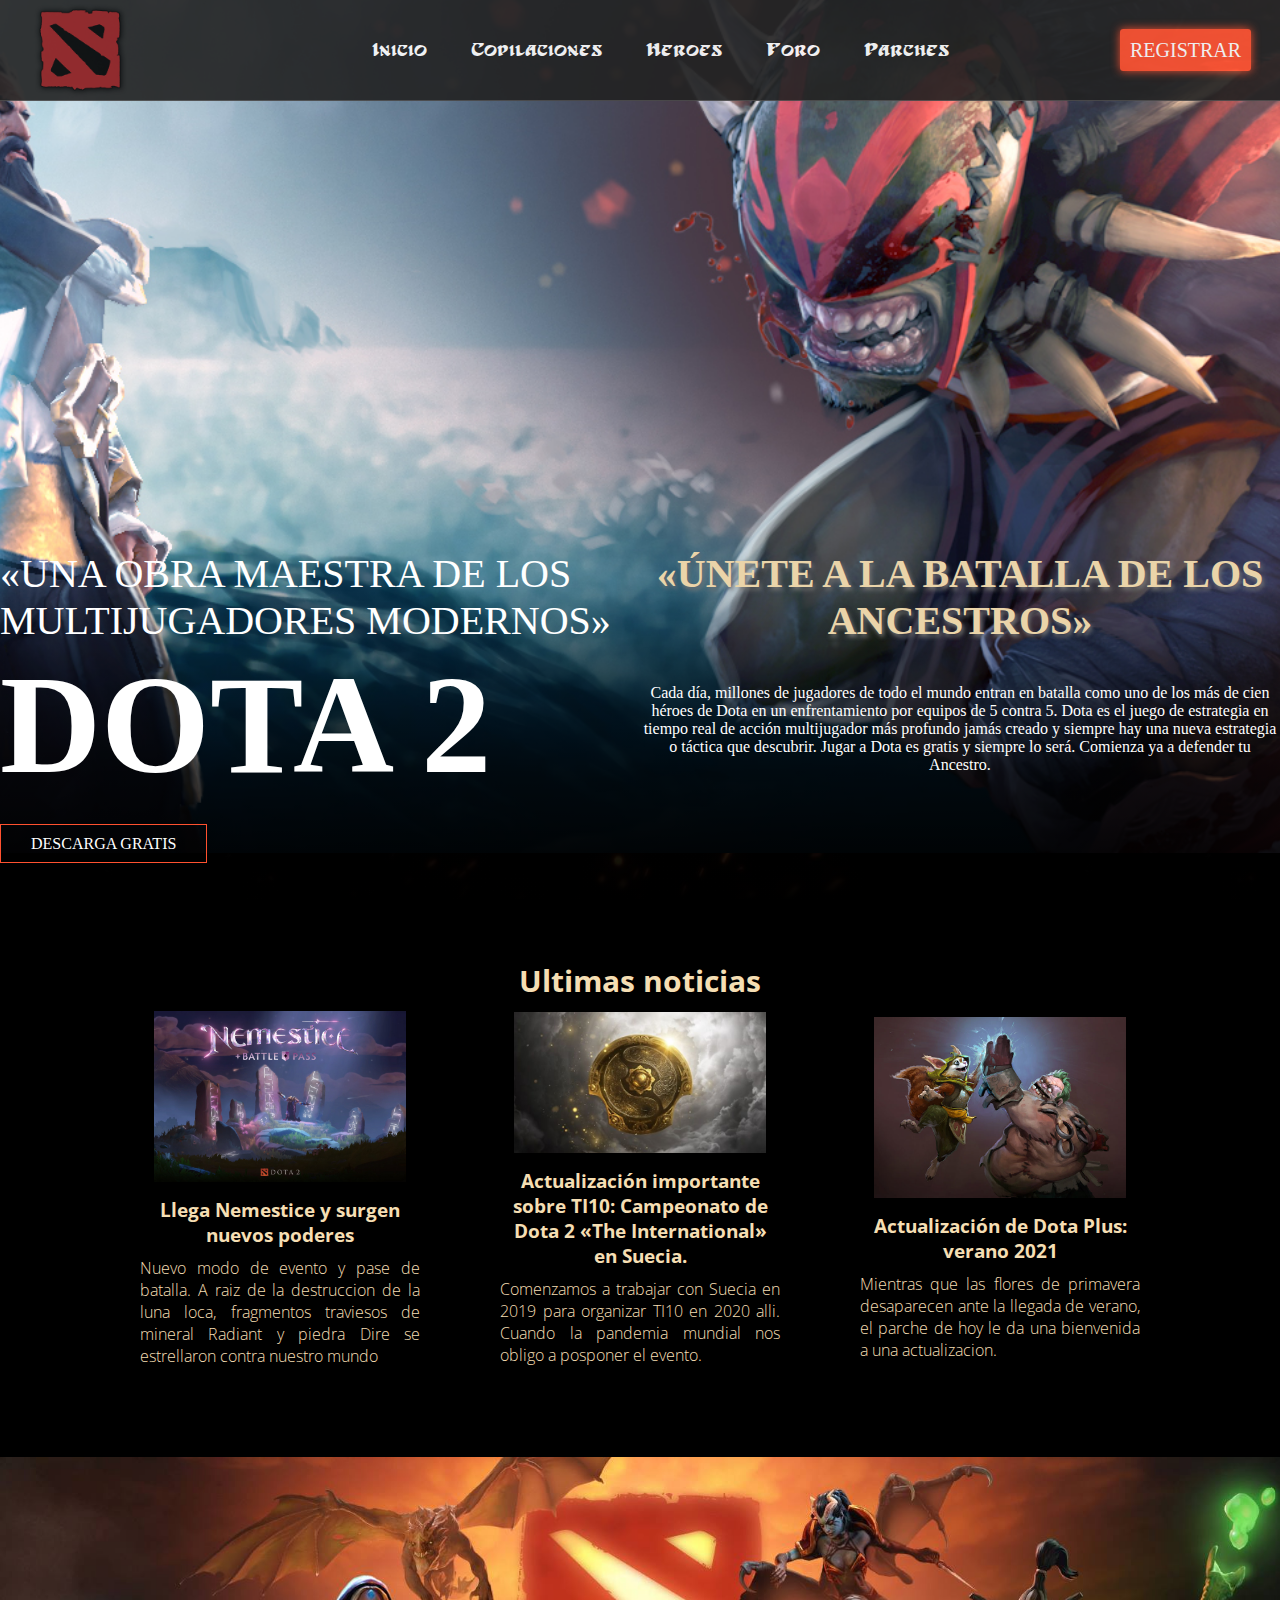
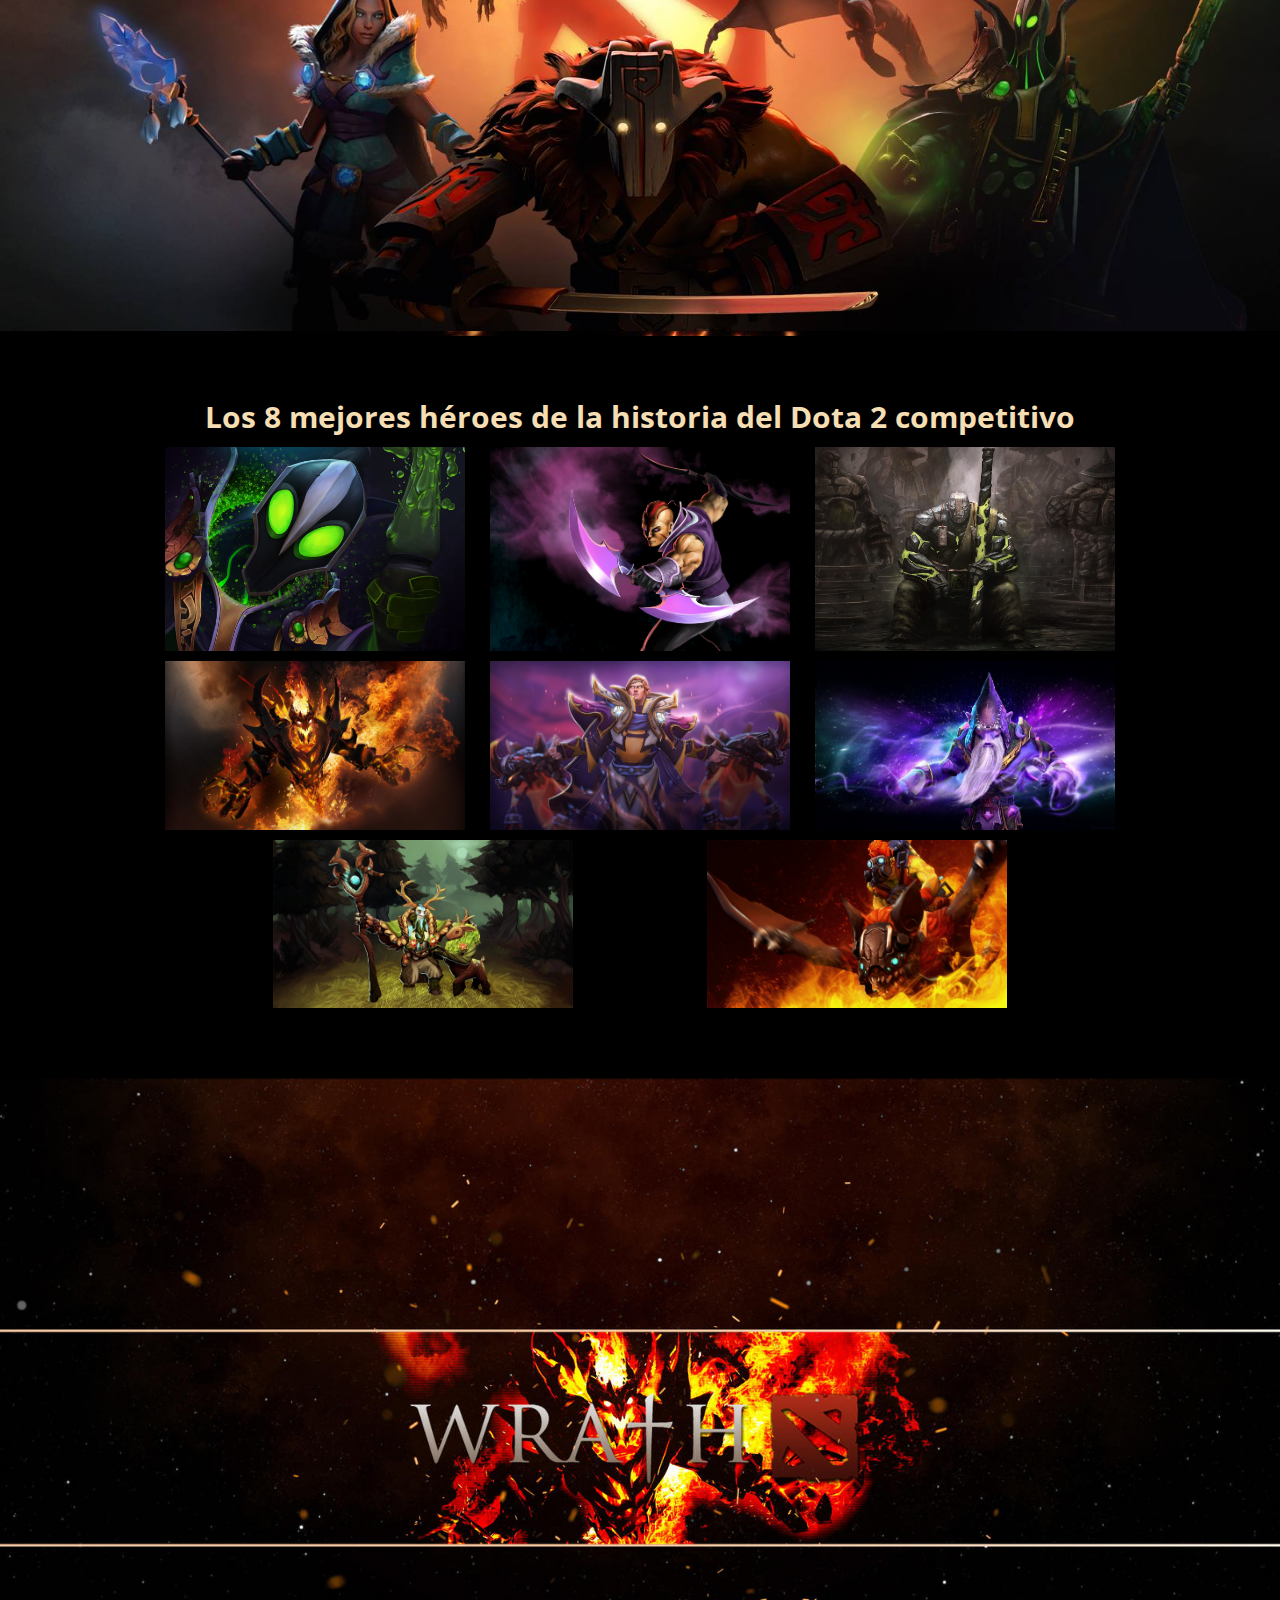
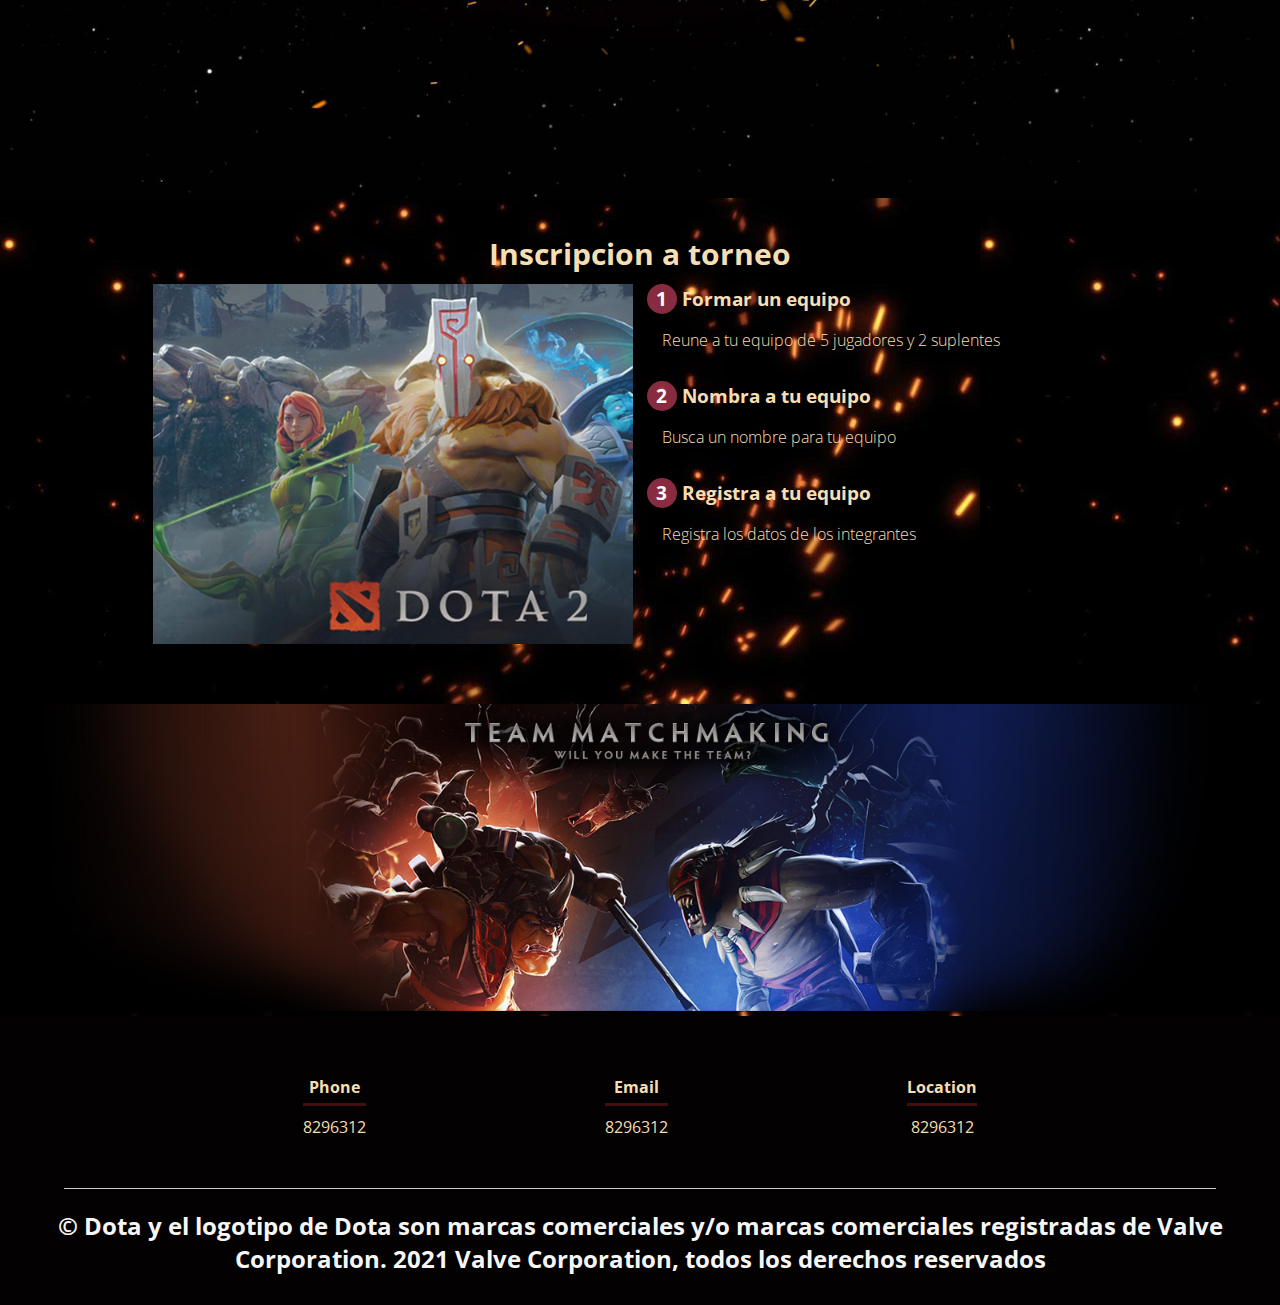
<file: index.html>
<!DOCTYPE html>
<html lang="es">

<head>
    <meta charset="UTF-8">
    <meta name="viewport" content="width=device-width, initial-scale=1.0">
    <meta http-equiv="X-UA-Compatible" content="ie=edge">
    <title>Dota 2</title>
    <link rel="shortcut icon" href="img/dota-2.png" type="image/x-icon">
    <link rel="stylesheet" href="css/estilos.css">
    <link href="https://fonts.googleapis.com/css?family=Open+Sans:300,400,700,800&display=swap" rel="stylesheet"> 
</head>

<body>
    <header class="header">
        <div class="logo">
            <img src="/img/logo.png" />
        </div>
        <div class="nav">
            <ul>
                <li>
                    <a href="index.html">Inicio</a>
                    <a href="copilaciones.html">Copilaciones</a>
                    <a href="heroes.html">Heroes</a>
                    <a href="foro.html">Foro</a>
                    <a href="parches.html">Parches</a>
                </li>
            </ul>
        </div>
        <div class="btn-ticket">
            <a href="">Registrar</a>
        </div>
    </header>
    <div class="main">
        <div class="banner">
            <div class="container">
                <div class="info-dota">
                    <div class="details">
                        <p>«UNA OBRA MAESTRA DE LOS MULTIJUGADORES MODERNOS»</p>
                        <h1>dota 2</h1>
                        <div class="link-arcane">
                            <a href="#">Descarga gratis</a>
                        </div>
                    </div>
                </div>
                <div class="info-arcane">
                    <h2>«ÚNETE A LA BATALLA DE LOS ANCESTROS»</h2>
                    <p>Cada día, millones de jugadores de todo el mundo entran en batalla como uno de los más de cien héroes de Dota en un enfrentamiento por equipos de 5 contra 5. Dota es el juego de estrategia en tiempo real de acción multijugador más profundo jamás creado y siempre hay una nueva estrategia o táctica que descubrir. Jugar a Dota es gratis y siempre lo será. Comienza ya a defender tu Ancestro.</p>
                </div>
            </div>
        </div>
        <div class="fade-banner">
            <div class="fade-shadow">
                
            </div>
        </div>
    </div>
    <main>
        <section class="about-services">
            <div class="contenedor">
                <h2 class="titulo">Ultimas noticias</h2>
                <div class="servicio-cont">
                    <div class="servicio-ind">
                        <img src="img/img9.jpg" alt="">
                        <h3>Llega Nemestice y surgen nuevos poderes</h3>
                        <p>Nuevo modo de evento y pase de batalla. A raiz de la destruccion de la luna loca, fragmentos traviesos de mineral Radiant y piedra Dire se estrellaron contra nuestro mundo</p>
                    </div>
                    <div class="servicio-ind">
                        <img src="img/img12.jpg" alt="">
                        <h3>Actualización importante sobre TI10: Campeonato de Dota 2 «The International» en Suecia.</h3>
                        <p>Comenzamos a trabajar con Suecia en 2019 para organizar TI10 en 2020 alli. Cuando la pandemia mundial nos obligo a posponer el evento.</p>
                    </div>
                    <div class="servicio-ind">
                        <a title="noticia" href="noticia.html"><img src="img/img11.jpg" alt="noticia"></a>
                        <h3>Actualización de Dota Plus: verano 2021</h3>
                        <p>Mientras que las flores de primavera desaparecen ante la llegada de verano, el parche de hoy le da una bienvenida a una actualizacion.</p>
                    </div>
                </div>
            </div>
        </section>
        <section>
        <section>
            <img src="img/divisor.jpg" alt="" class="divisor" >
        </section>
        <section class="portafolio">
            <div class="contenedor">
                <h2 class="titulo">Los 8 mejores héroes de la historia del Dota 2 competitivo</h2>
                <div class="galeria-port">
                    <div class="imagen-port">
                        <img src="img/img1.jpg" alt="">
                        <div class="hover-galeria">
                            <img src="img/icono1.png" alt="">
                            <p>Rubick</p>
                        </div>
                    </div>
                    <div class="imagen-port">
                        <img src="img/img2.jpg" alt="">
                        <div class="hover-galeria">
                            <img src="img/icono1.png" alt="">
                            <p>Anti-Mage</p>
                        </div>
                    </div>
                    <div class="imagen-port">
                        <img src="img/img3.jpg" alt="">
                        <div class="hover-galeria">
                            <img src="img/icono1.png" alt="">
                            <p>Earth Spirit</p>
                        </div>
                    </div>
                    <div class="imagen-port">
                        <img src="img/img4.jpg" alt="">
                        <div class="hover-galeria">
                            <img src="img/icono1.png" alt="">
                            <p>Shadow Fiend
                            </p>
                        </div>
                    </div>
                    <div class="imagen-port">
                        <img src="img/img5.jpg" alt="">
                        <div class="hover-galeria">
                            <img src="img/icono1.png" alt="">
                            <p>Nuestro trabajo</p>
                        </div>
                    </div>
                    <div class="imagen-port">
                        <img src="img/img6.jpg" alt="">
                        <div class="hover-galeria">
                            <img src="img/icono1.png" alt="">
                            <p>Dark Seer</p>
                        </div>
                    </div>
                    <div class="imagen-port">
                        <img src="img/img7.jpg" alt="">
                        <div class="hover-galeria">
                            <img src="img/icono1.png" alt="">
                            <p>Nature’s Prophet</p>
                        </div>
                    </div>
                    <div class="imagen-port">
                        <img src="img/img8.jpg" alt="">
                        <div class="hover-galeria">
                            <img src="img/icono1.png" alt="">
                            <p>Batrider</p>
                        </div>
                    </div>
                </div>
            </div>
        </section>
        <section>
            <img src="img/divisor2.png" alt="" class="divisor" >
        </section>
        <section class="contenedor registro">
            <h2 class="titulo">Inscripcion a torneo</h2>
            <div class="contenedor-registro">
                <img src="img/img10.jpg" alt="" class="imagen-about-us">
                <div class="contenido-textos">
                    <h3><span>1</span>Formar un equipo</h3>
                    <p>Reune a tu equipo de 5 jugadores y 2 suplentes</p>
                    <h3><span>2</span>Nombra a tu equipo</h3>
                    <p>Busca un nombre para tu equipo</p>
                    <h3><span>3</span>Registra a tu equipo</h3>
                    <p>Registra los datos de los integrantes</p>
                </div>
            </div>
        </section>
        
            <img src="img/divisor3.jpg" alt="" class="divisor" >
        </section>
    </main>
    <footer>
        <div class="contenedor-footer">
            <div class="content-foo">
                <h4>Phone</h4>
                <p>8296312</p>
            </div>
            <div class="content-foo">
                <h4>Email</h4>
                <p>8296312</p>
            </div>
            <div class="content-foo">
                <h4>Location</h4>
                <p>8296312</p>
            </div>
        </div>
        <h2 class="titulo-final">&copy; Dota y el logotipo de Dota son marcas comerciales y/o marcas comerciales registradas de Valve Corporation. 2021 Valve Corporation, todos los derechos reservados</h2>
    </footer>
</body>

</html>
</file>
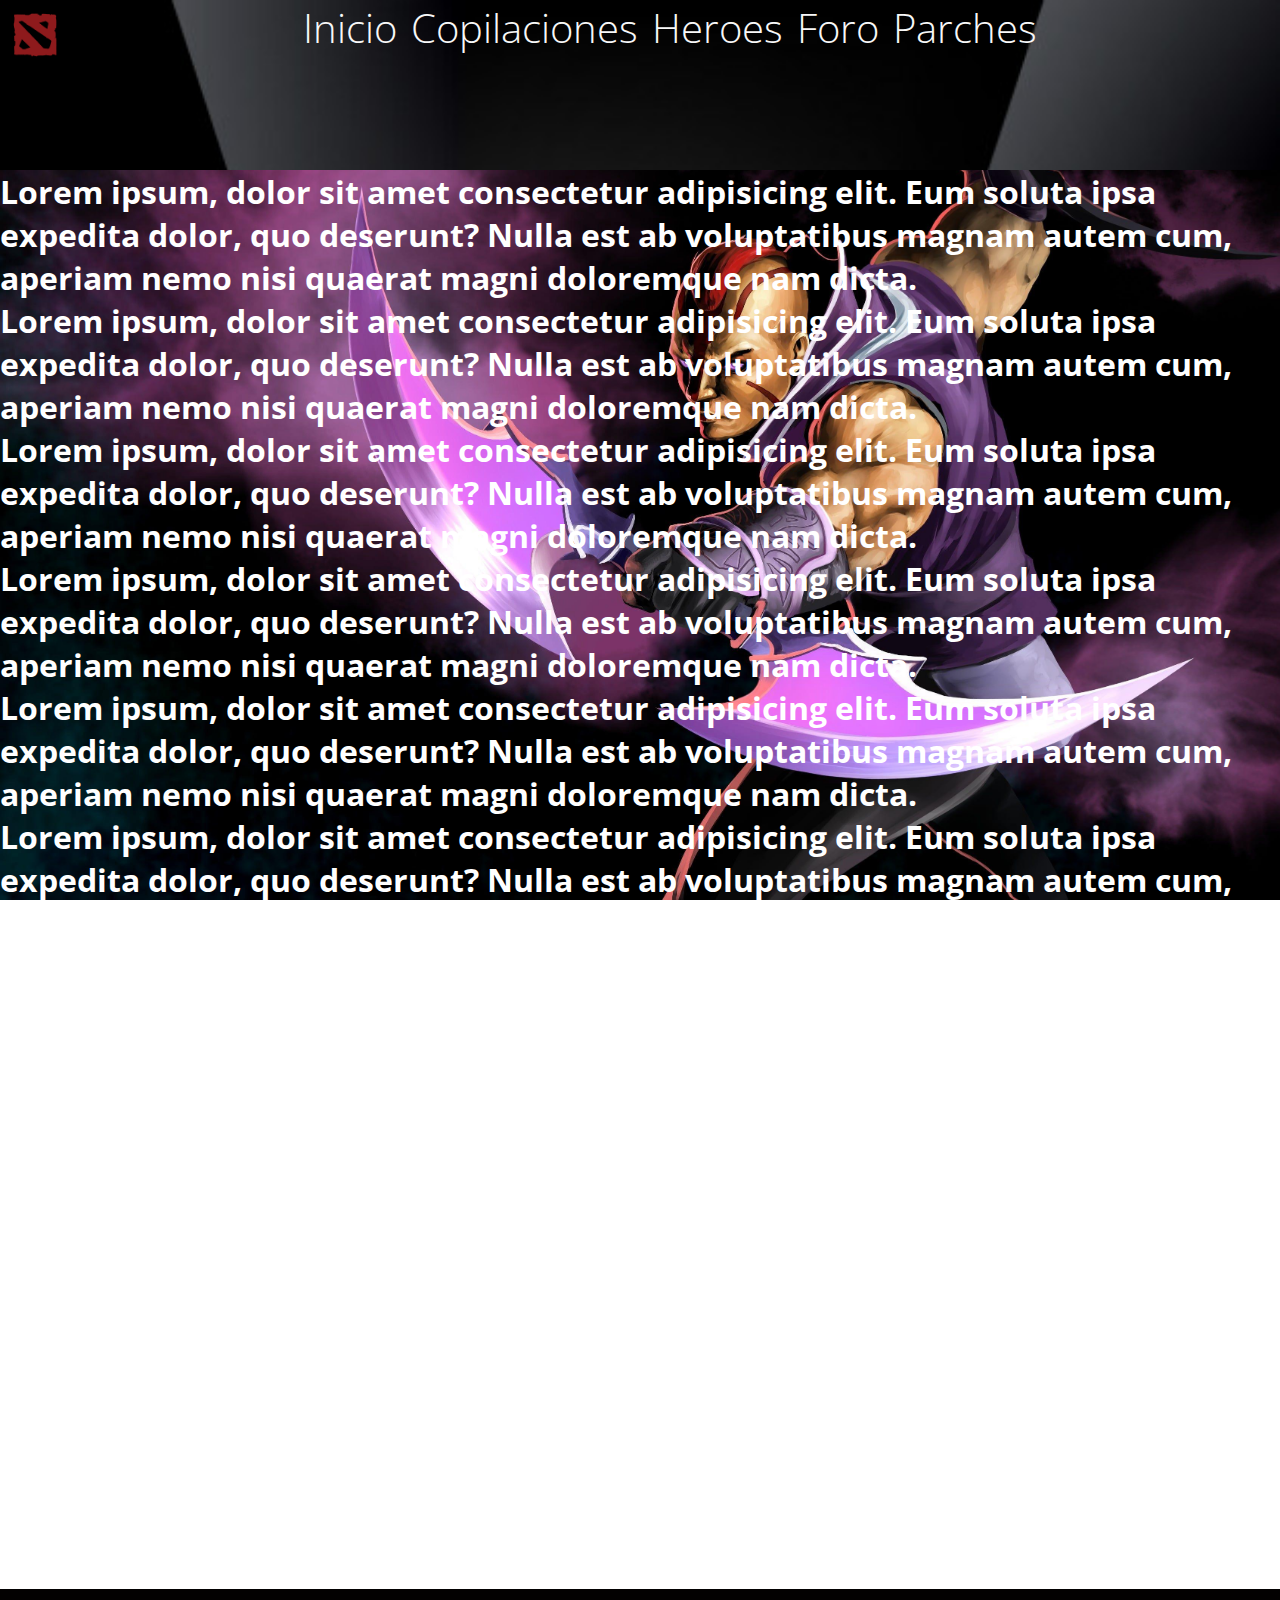
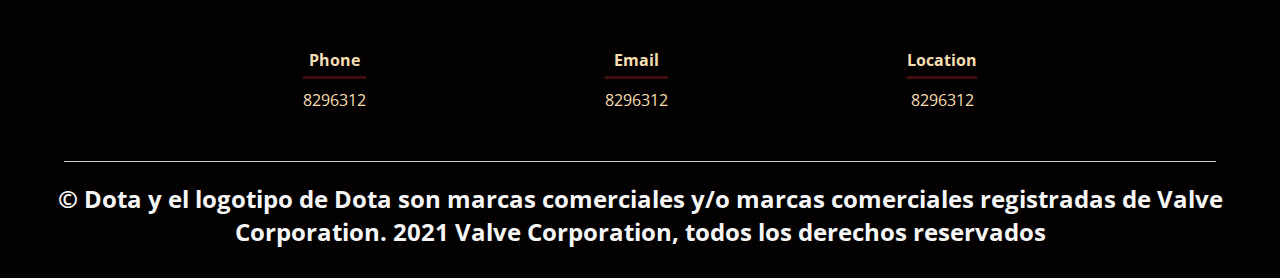
<file: anti-mage.html>
<!DOCTYPE html>
<html lang="es">

<head>
    <meta charset="UTF-8">
    <meta name="viewport" content="width=device-width, initial-scale=1.0">
    <meta http-equiv="X-UA-Compatible" content="ie=edge">
    <title>Dota 2-referencias para heroes</title>
    <link rel="shortcut icon" href="img/dota-2.png" type="image/x-icon">
    <link rel="stylesheet" href="/css/estilo3.css">
    <link href="https://fonts.googleapis.com/css?family=Open+Sans:300,400,700,800&display=swap" rel="stylesheet"> 
</head>

<body>
    <header>
        <img src="img/logo.png" class="logo" >
        <nav>
            <a href="index.html">Inicio</a>
            <a href="copilaciones.html">Copilaciones</a>
            <a href="heroes.html">Heroes</a>
            <a href="foro.html">Foro</a>
            <a href="parches.html">Parches</a>
        </nav>
    </header>
    <main>
        <h1>Lorem ipsum, dolor sit amet consectetur adipisicing elit. Eum soluta ipsa expedita dolor, quo deserunt? Nulla est ab voluptatibus magnam autem cum, aperiam nemo nisi quaerat magni doloremque nam dicta.</h1>
        <h1>Lorem ipsum, dolor sit amet consectetur adipisicing elit. Eum soluta ipsa expedita dolor, quo deserunt? Nulla est ab voluptatibus magnam autem cum, aperiam nemo nisi quaerat magni doloremque nam dicta.</h1>
        <h1>Lorem ipsum, dolor sit amet consectetur adipisicing elit. Eum soluta ipsa expedita dolor, quo deserunt? Nulla est ab voluptatibus magnam autem cum, aperiam nemo nisi quaerat magni doloremque nam dicta.</h1>
        <h1>Lorem ipsum, dolor sit amet consectetur adipisicing elit. Eum soluta ipsa expedita dolor, quo deserunt? Nulla est ab voluptatibus magnam autem cum, aperiam nemo nisi quaerat magni doloremque nam dicta.</h1>
        <h1>Lorem ipsum, dolor sit amet consectetur adipisicing elit. Eum soluta ipsa expedita dolor, quo deserunt? Nulla est ab voluptatibus magnam autem cum, aperiam nemo nisi quaerat magni doloremque nam dicta.</h1>
        <h1>Lorem ipsum, dolor sit amet consectetur adipisicing elit. Eum soluta ipsa expedita dolor, quo deserunt? Nulla est ab voluptatibus magnam autem cum, aperiam nemo nisi quaerat magni doloremque nam dicta.</h1><h1>Lorem ipsum, dolor sit amet consectetur adipisicing elit. Eum soluta ipsa expedita dolor, quo deserunt? Nulla est ab voluptatibus magnam autem cum, aperiam nemo nisi quaerat magni doloremque nam dicta.</h1>
        <h1>Lorem ipsum, dolor sit amet consectetur adipisicing elit. Eum soluta ipsa expedita dolor, quo deserunt? Nulla est ab voluptatibus magnam autem cum, aperiam nemo nisi quaerat magni doloremque nam dicta.</h1>
        <h1>Lorem ipsum, dolor sit amet consectetur adipisicing elit. Eum soluta ipsa expedita dolor, quo deserunt? Nulla est ab voluptatibus magnam autem cum, aperiam nemo nisi quaerat magni doloremque nam dicta.</h1>
        <h1>Lorem ipsum, dolor sit amet consectetur adipisicing elit. Eum soluta ipsa expedita dolor, quo deserunt? Nulla est ab voluptatibus magnam autem cum, aperiam nemo nisi quaerat magni doloremque nam dicta.</h1>
        <h1>Lorem ipsum, dolor sit amet consectetur adipisicing elit. Eum soluta ipsa expedita dolor, quo deserunt? Nulla est ab voluptatibus magnam autem cum, aperiam nemo nisi quaerat magni doloremque nam dicta.</h1>

    <footer>
        <div class="contenedor-footer">
            <div class="content-foo">
                <h4>Phone</h4>
                <p>8296312</p>
            </div>
            <div class="content-foo">
                <h4>Email</h4>
                <p>8296312</p>
            </div>
            <div class="content-foo">
                <h4>Location</h4>
                <p>8296312</p>
            </div>
        </div>
        <h2 class="titulo-final">&copy; Dota y el logotipo de Dota son marcas comerciales y/o marcas comerciales registradas de Valve Corporation. 2021 Valve Corporation, todos los derechos reservados</h2>
    </footer>
</body>

</html>
</file>
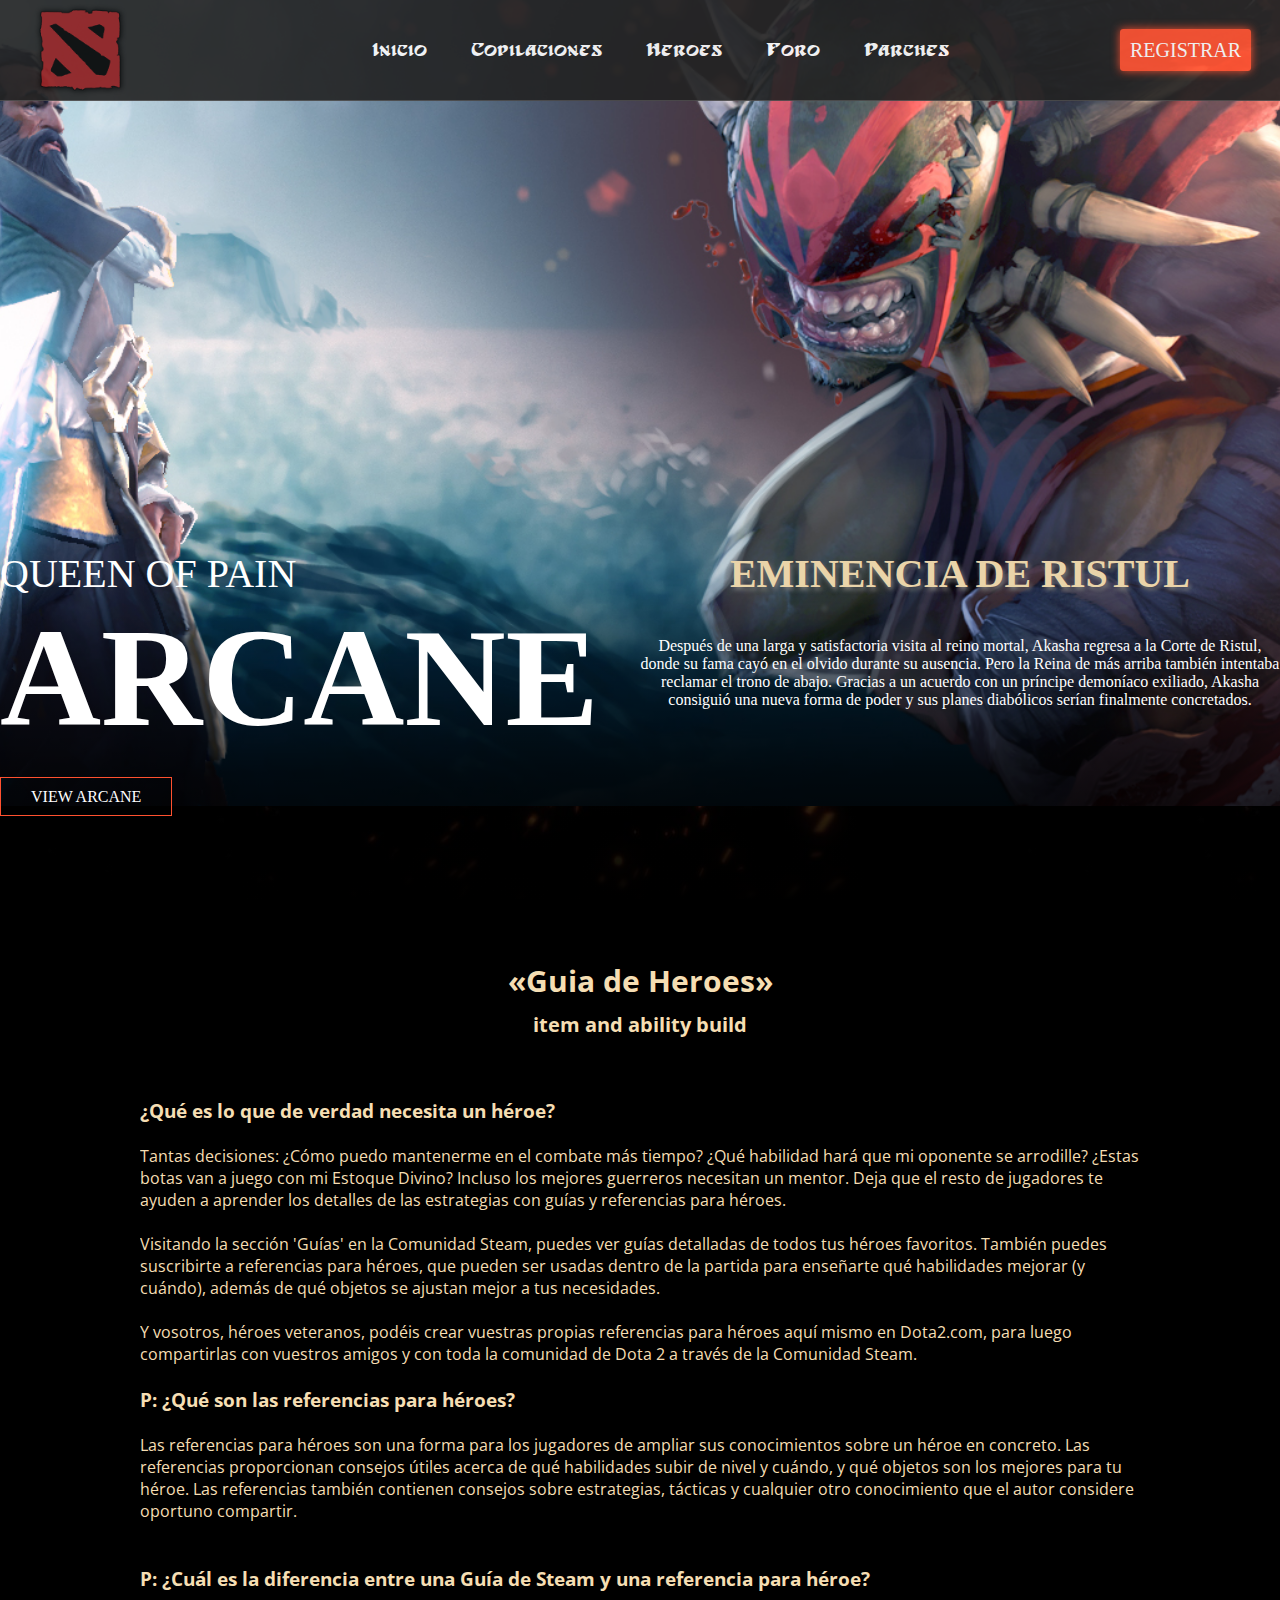
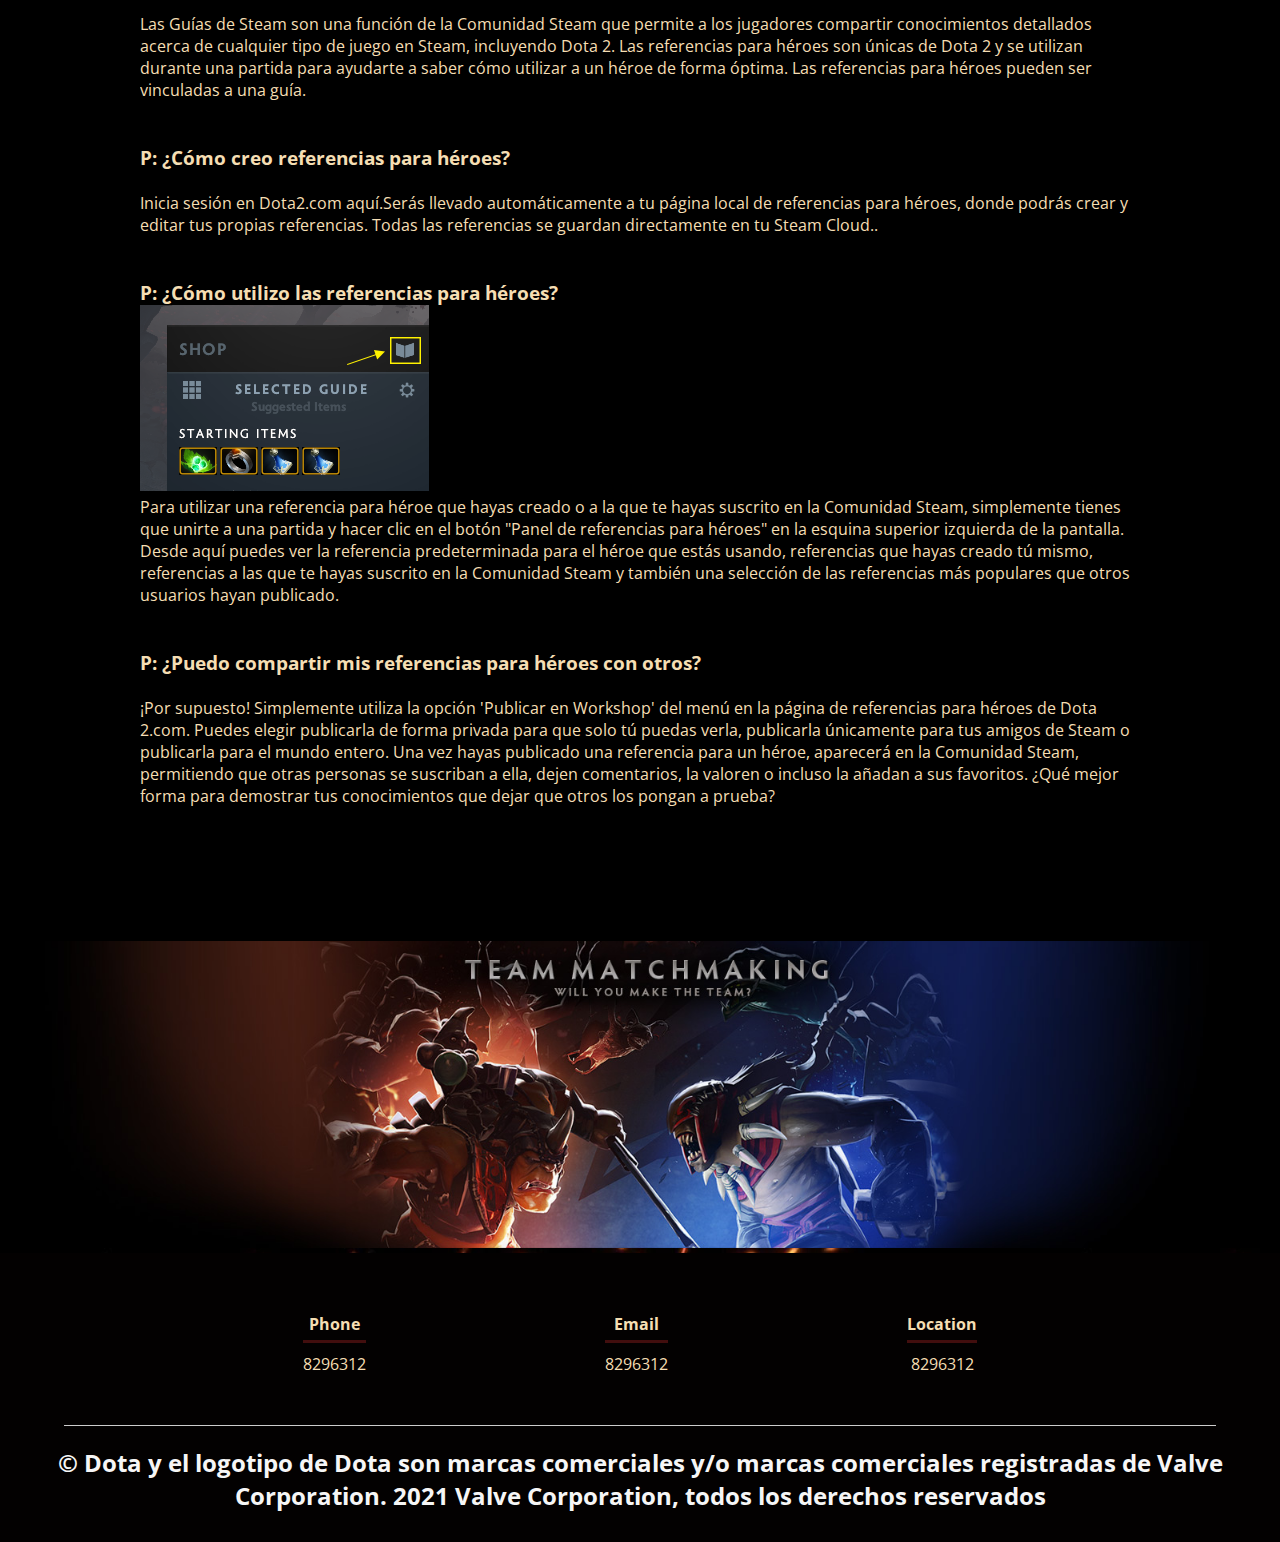
<file: copilaciones.html>
<!DOCTYPE html>
<html lang="es">

<head>
    <meta charset="UTF-8">
    <meta name="viewport" content="width=device-width, initial-scale=1.0">
    <meta http-equiv="X-UA-Compatible" content="ie=edge">
    <title>Dota 2-referencias para heroes</title>
    <link rel="shortcut icon" href="img/dota-2.png" type="image/x-icon">
    <link rel="stylesheet" href="css/estilos.css">
    <link href="https://fonts.googleapis.com/css?family=Open+Sans:300,400,700,800&display=swap" rel="stylesheet"> 
</head>

<body>
    <header class="header">
        <div class="logo">
            <img src="/img/logo.png" />
        </div>
        <div class="nav">
            <ul>
                <li>
                    <a href="index.html">Inicio</a>
                    <a href="copilaciones.html">Copilaciones</a>
                    <a href="heroes.html">Heroes</a>
                    <a href="foro.html">Foro</a>
                    <a href="parches.html">Parches</a>
                </li>
            </ul>
        </div>
        <div class="btn-ticket">
            <a href="">Registrar</a>
        </div>
    </header>
    <div class="main">
        <div class="banner">
            <div class="container">
                <div class="info-dota">
                    <div class="details">
                        <p>queen of pain</p>
                        <h1>arcane</h1>
                        <div class="link-arcane">
                            <a href="#">view arcane</a>
                        </div>
                    </div>
                </div>
                <div class="info-arcane">
                    <h2>Eminencia de Ristul</h2>
                    <p>Después de una larga y satisfactoria visita al reino mortal, Akasha regresa a la Corte de Ristul, donde su fama cayó en el olvido durante su ausencia. Pero la Reina de más arriba también intentaba reclamar el trono de abajo. Gracias a un acuerdo con un príncipe demoníaco exiliado, Akasha consiguió una nueva forma de poder y sus planes diabólicos serían finalmente concretados.</p>
                </div>
            </div>
        </div>
        <div class="fade-banner">
            <div class="fade-shadow">
                
            </div>
        </div>
    </div>
    <main>
        <section class="about-services">
            <div class="contenedor">
                <div class="servicio-cont">
                    <div>
                        <h1 class="titulo">«Guia de Heroes»</h1>
                        <h2 class="subtitulo">item and ability build</h2>
                        <h3>¿Qué es lo que de verdad necesita un héroe?</h3><br>
                        <p>Tantas decisiones: ¿Cómo puedo mantenerme en el combate más tiempo? ¿Qué habilidad hará que mi oponente se arrodille? ¿Estas botas van a juego con mi Estoque Divino? Incluso los mejores guerreros necesitan un mentor. Deja que el resto de jugadores te ayuden a aprender los detalles de las estrategias con guías y referencias para héroes.<br><br>
                        Visitando la sección 'Guías' en la Comunidad Steam, puedes ver guías detalladas de todos tus héroes favoritos. También puedes suscribirte a referencias para héroes, que pueden ser usadas dentro de la partida para enseñarte qué habilidades mejorar (y cuándo), además de qué objetos se ajustan mejor a tus necesidades.<br><br>
                        Y vosotros, héroes veteranos, podéis crear vuestras propias referencias para héroes aquí mismo en Dota2.com, para luego compartirlas con vuestros amigos y con toda la comunidad de Dota 2 a través de la Comunidad Steam.<br><br>
                        </p>
                        <h3>P: ¿Qué son las referencias para héroes?</h3><br>
                        <p>Las referencias para héroes son una forma para los jugadores de ampliar sus conocimientos sobre un héroe en concreto. Las referencias proporcionan consejos útiles acerca de qué habilidades subir de nivel y cuándo, y qué objetos son los mejores para tu héroe. Las referencias también contienen consejos sobre estrategias, tácticas y cualquier otro conocimiento que el autor considere oportuno compartir.</p><br><br>
                        <h3>P: ¿Cuál es la diferencia entre una Guía de Steam y una referencia para héroe?</h3><br>
                        <p>Las Guías de Steam son una función de la Comunidad Steam que permite a los jugadores compartir conocimientos detallados acerca de cualquier tipo de juego en Steam, incluyendo Dota 2. Las referencias para héroes son únicas de Dota 2 y se utilizan durante una partida para ayudarte a saber cómo utilizar a un héroe de forma óptima. Las referencias para héroes pueden ser vinculadas a una guía.</p><br><br>
                        <h3>P: ¿Cómo creo referencias para héroes?</h3><br>
                        <p>Inicia sesión en Dota2.com aquí.Serás llevado automáticamente a tu página local de referencias para héroes, donde podrás crear y editar tus propias referencias. Todas las referencias se guardan directamente en tu Steam Cloud..</p><br><br>
                        <h3>P: ¿Cómo utilizo las referencias para héroes?</h3>
                        <img src="/img/2img1.png">
                        <p>Para utilizar una referencia para héroe que hayas creado o a la que te hayas suscrito en la Comunidad Steam, simplemente tienes que unirte a una partida y hacer clic en el botón "Panel de referencias para héroes" en la esquina superior izquierda de la pantalla. Desde aquí puedes ver la referencia predeterminada para el héroe que estás usando, referencias que hayas creado tú mismo, referencias a las que te hayas suscrito en la Comunidad Steam y también una selección de las referencias más populares que otros usuarios hayan publicado.</p><br><br>
                        <h3>P: ¿Puedo compartir mis referencias para héroes con otros?</h3><br>
                        <p>¡Por supuesto! Simplemente utiliza la opción 'Publicar en Workshop' del menú en la página de referencias para héroes de Dota 2.com. Puedes elegir publicarla de forma privada para que solo tú puedas verla, publicarla únicamente para tus amigos de Steam o publicarla para el mundo entero. Una vez hayas publicado una referencia para un héroe, aparecerá en la Comunidad Steam, permitiendo que otras personas se suscriban a ella, dejen comentarios, la valoren o incluso la añadan a sus favoritos. ¿Qué mejor forma para demostrar tus conocimientos que dejar que otros los pongan a prueba?</p><br><br>
                        
                    </div>
                </div>
            </div>
        </section>
        <section>
            <img src="img/divisor3.jpg" alt="" class="divisor" >
        </section>
    </main>
    <footer>
        <div class="contenedor-footer">
            <div class="content-foo">
                <h4>Phone</h4>
                <p>8296312</p>
            </div>
            <div class="content-foo">
                <h4>Email</h4>
                <p>8296312</p>
            </div>
            <div class="content-foo">
                <h4>Location</h4>
                <p>8296312</p>
            </div>
        </div>
        <h2 class="titulo-final">&copy; Dota y el logotipo de Dota son marcas comerciales y/o marcas comerciales registradas de Valve Corporation. 2021 Valve Corporation, todos los derechos reservados</h2>
    </footer>
</body>

</html>
</file>
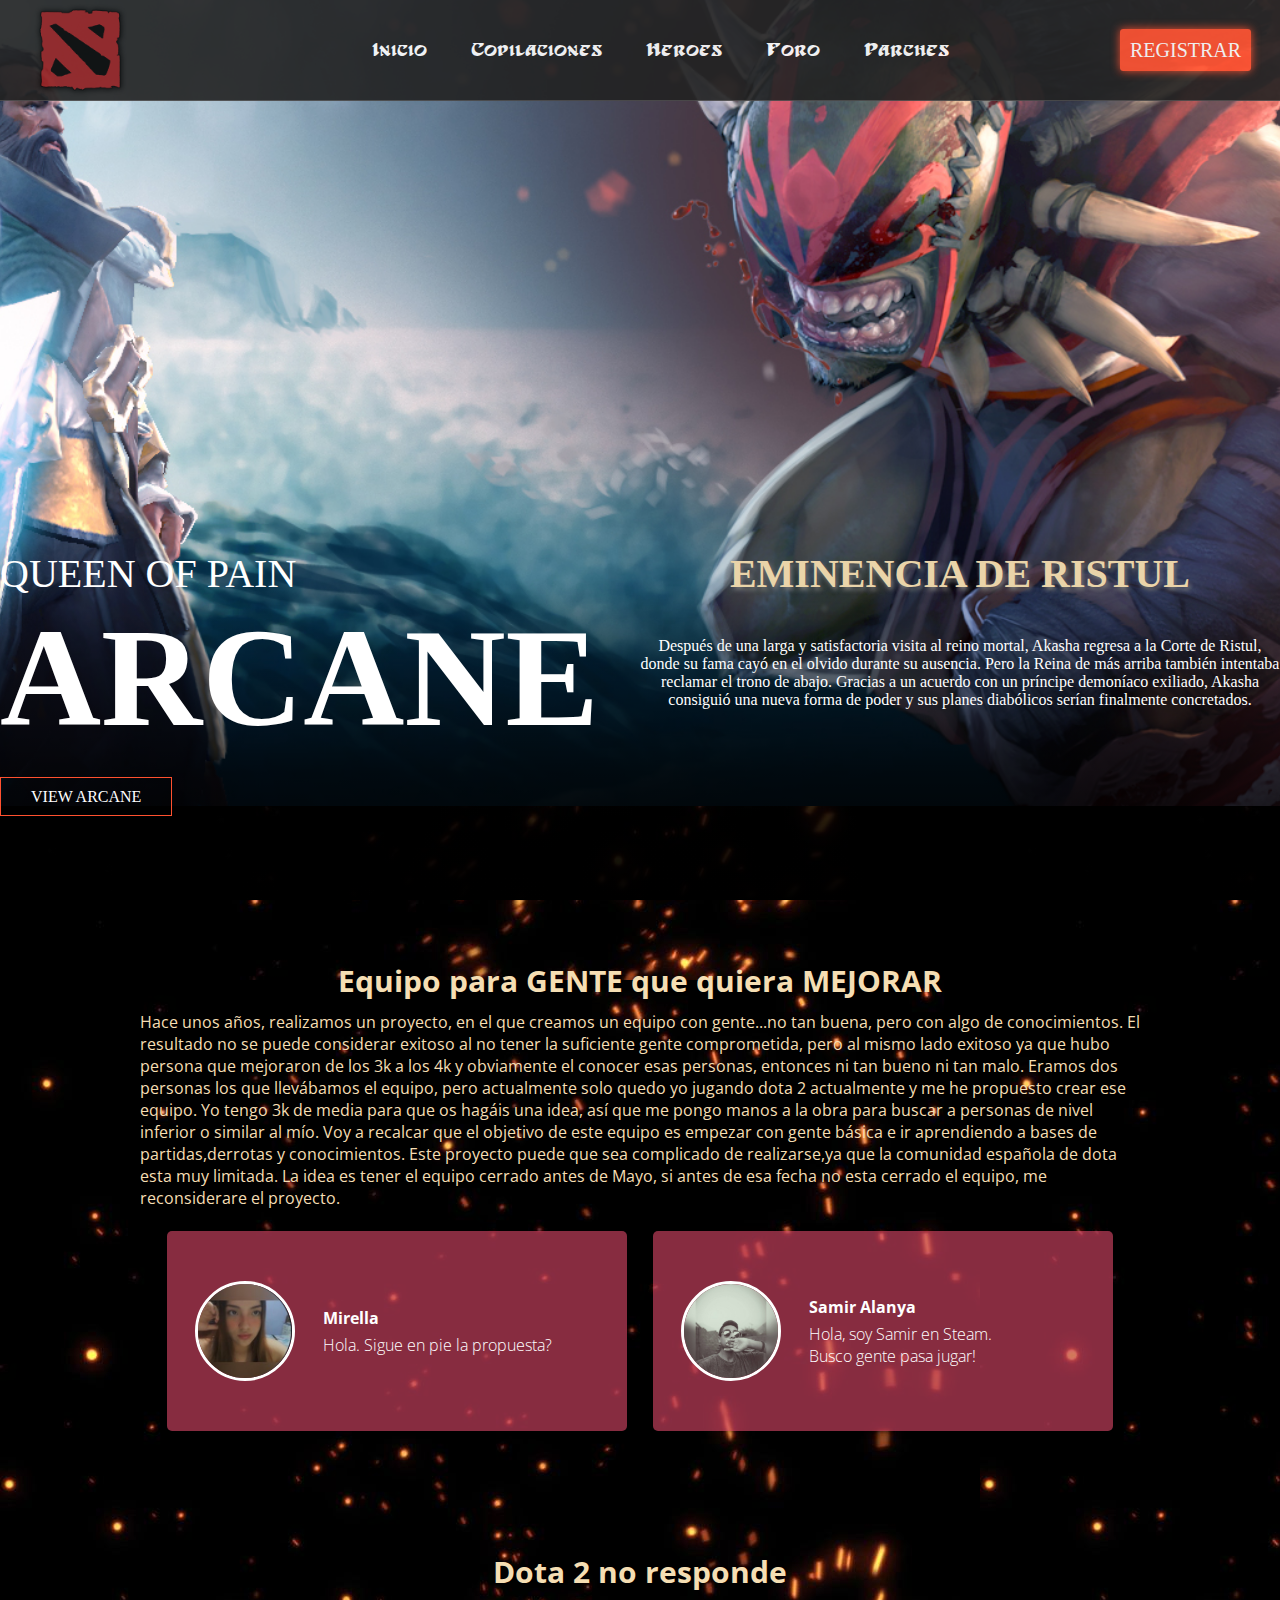
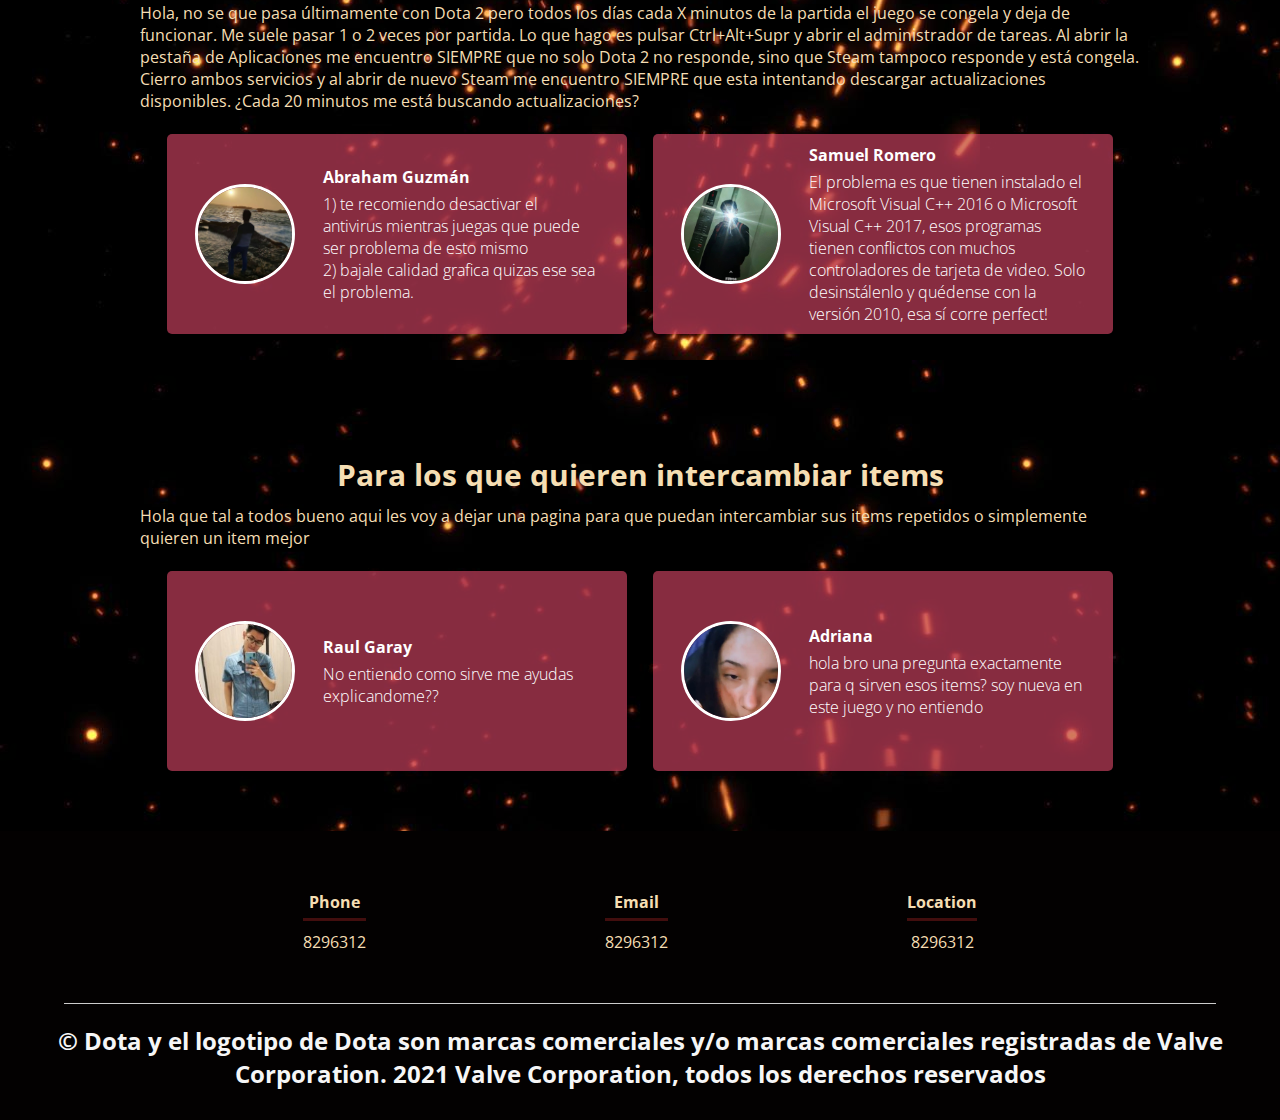
<file: foro.html>
<!DOCTYPE html>
<html lang="es">

<head>
    <meta charset="UTF-8">
    <meta name="viewport" content="width=device-width, initial-scale=1.0">
    <meta http-equiv="X-UA-Compatible" content="ie=edge">
    <title>Dota 2-referencias para heroes</title>
    <link rel="shortcut icon" href="img/dota-2.png" type="image/x-icon">
    <link rel="stylesheet" href="css/estilos.css">
    <link href="https://fonts.googleapis.com/css?family=Open+Sans:300,400,700,800&display=swap" rel="stylesheet"> 
</head>

<body>
    <header class="header">
        <div class="logo">
            <img src="/img/logo.png" />
        </div>
        <div class="nav">
            <ul>
                <li>
                    <a href="index.html">Inicio</a>
                    <a href="copilaciones.html">Copilaciones</a>
                    <a href="heroes.html">Heroes</a>
                    <a href="foro.html">Foro</a>
                    <a href="parches.html">Parches</a>
                </li>
            </ul>
        </div>
        <div class="btn-ticket">
            <a href="">Registrar</a>
        </div>
    </header>
    <div class="main">
        <div class="banner">
            <div class="container">
                <div class="info-dota">
                    <div class="details">
                        <p>queen of pain</p>
                        <h1>arcane</h1>
                        <div class="link-arcane">
                            <a href="#">view arcane</a>
                        </div>
                    </div>
                </div>
                <div class="info-arcane">
                    <h2>Eminencia de Ristul</h2>
                    <p>Después de una larga y satisfactoria visita al reino mortal, Akasha regresa a la Corte de Ristul, donde su fama cayó en el olvido durante su ausencia. Pero la Reina de más arriba también intentaba reclamar el trono de abajo. Gracias a un acuerdo con un príncipe demoníaco exiliado, Akasha consiguió una nueva forma de poder y sus planes diabólicos serían finalmente concretados.</p>
                </div>
            </div>
        </div>
        <div class="fade-banner">
            <div class="fade-shadow">
                
            </div>
        </div>
    </div>
    <main>
        <section class="clientes contenedor">
            <h2 class="titulo">Equipo para GENTE que quiera MEJORAR</h2>
            <p>Hace unos años, realizamos un proyecto, en el que creamos un equipo con gente...no tan buena, pero con algo de conocimientos. El resultado no se puede considerar exitoso al no tener la suficiente gente comprometida, pero al mismo lado exitoso ya que hubo persona que mejoraron de los 3k a los 4k y obviamente el conocer esas personas, entonces ni tan bueno ni tan malo. Eramos dos personas los que llevábamos el equipo, pero actualmente solo quedo yo jugando dota 2 actualmente y me he propuesto crear ese equipo. Yo tengo 3k de media para que os hagáis una idea, así que me pongo manos a la obra para buscar a personas de nivel inferior o similar al mío. Voy a recalcar que el objetivo de este equipo es empezar con gente básica e ir aprendiendo a bases de partidas,derrotas y conocimientos. Este proyecto puede que sea complicado de realizarse,ya que la comunidad española de dota esta muy limitada. La idea es tener el equipo cerrado antes de Mayo, si antes de esa fecha no esta cerrado el equipo, me reconsiderare el proyecto.</p><br>
            <div class="cards">
                <div class="card">
                    <img src="img/face5.jpg" alt="">
                    <div class="contenido-texto-card">
                        <h4>Mirella</h4>
                        <p>Hola. Sigue en pie la propuesta?
                        </p>
                    </div>
                </div>
                <div class="card">
                    <img src="img/face2.jpg" alt="">
                    <div class="contenido-texto-card">
                        <h4>Samir Alanya</h4>
                        <p>Hola, soy Samir en Steam.<br>Busco gente pasa jugar!</p>
                    </div>
                </div>
            </div>
        </section>
        <section class="clientes contenedor">
            <h2 class="titulo">Dota 2 no responde</h2>
            <p>Hola, no se que pasa últimamente con Dota 2 pero todos los días cada X minutos de la partida el juego se congela y deja de funcionar. Me suele pasar 1 o 2 veces por partida. Lo que hago es pulsar Ctrl+Alt+Supr y abrir el administrador de tareas. Al abrir la pestaña de Aplicaciones me encuentro SIEMPRE que no solo Dota 2 no responde, sino que Steam tampoco responde y está congela.<br>Cierro ambos servicios y al abrir de nuevo Steam me encuentro SIEMPRE que esta intentando descargar actualizaciones disponibles. ¿Cada 20 minutos me está buscando actualizaciones?</p><br>
            <div class="cards">
                <div class="card">
                    <img src="img/face3.jpg" alt="">
                    <div class="contenido-texto-card">
                        <h4>Abraham Guzmán</h4>
                        <p>1) te recomiendo desactivar el antivirus mientras juegas que puede ser problema de esto mismo<br>
                        2) bajale calidad grafica quizas ese sea el problema.</p>
                    </div>
                </div>
                <div class="card">
                    <img src="img/face4.jpg" alt="">
                    <div class="contenido-texto-card">
                        <h4>Samuel Romero</h4>
                        <p>El problema es que tienen instalado el Microsoft Visual C++ 2016 o Microsoft Visual C++ 2017, esos programas tienen conflictos con muchos controladores de tarjeta de video. Solo desinstálenlo y quédense con la versión 2010, esa sí corre perfect!</p>
                    </div>
                </div>
            </div>
        </section>
        <section class="clientes contenedor">
            <h2 class="titulo">Para los que quieren intercambiar items</h2>
            <p>Hola que tal a todos bueno aqui les voy a dejar una pagina para que puedan intercambiar sus items repetidos o simplemente quieren un item mejor</p><br>
            <div class="cards">
                <div class="card">
                    <img src="img/face1.jpg" alt="">
                    <div class="contenido-texto-card">
                        <h4>Raul Garay</h4>
                        <p>No entiendo como sirve me ayudas explicandome??
                        </p>
                    </div>
                </div>
                <div class="card">
                    <img src="img/face6.jpg" alt="">
                    <div class="contenido-texto-card">
                        <h4>Adriana</h4>
                        <p>hola bro una pregunta exactamente para q sirven esos items? soy nueva en este juego y no entiendo </p>
                    </div>
                </div>
            </div>
        </section>
        
    </main>
    <footer>
        <div class="contenedor-footer">
            <div class="content-foo">
                <h4>Phone</h4>
                <p>8296312</p>
            </div>
            <div class="content-foo">
                <h4>Email</h4>
                <p>8296312</p>
            </div>
            <div class="content-foo">
                <h4>Location</h4>
                <p>8296312</p>
            </div>
        </div>
        <h2 class="titulo-final">&copy; Dota y el logotipo de Dota son marcas comerciales y/o marcas comerciales registradas de Valve Corporation. 2021 Valve Corporation, todos los derechos reservados</h2>
    </footer>
</body>

</html>
</file>
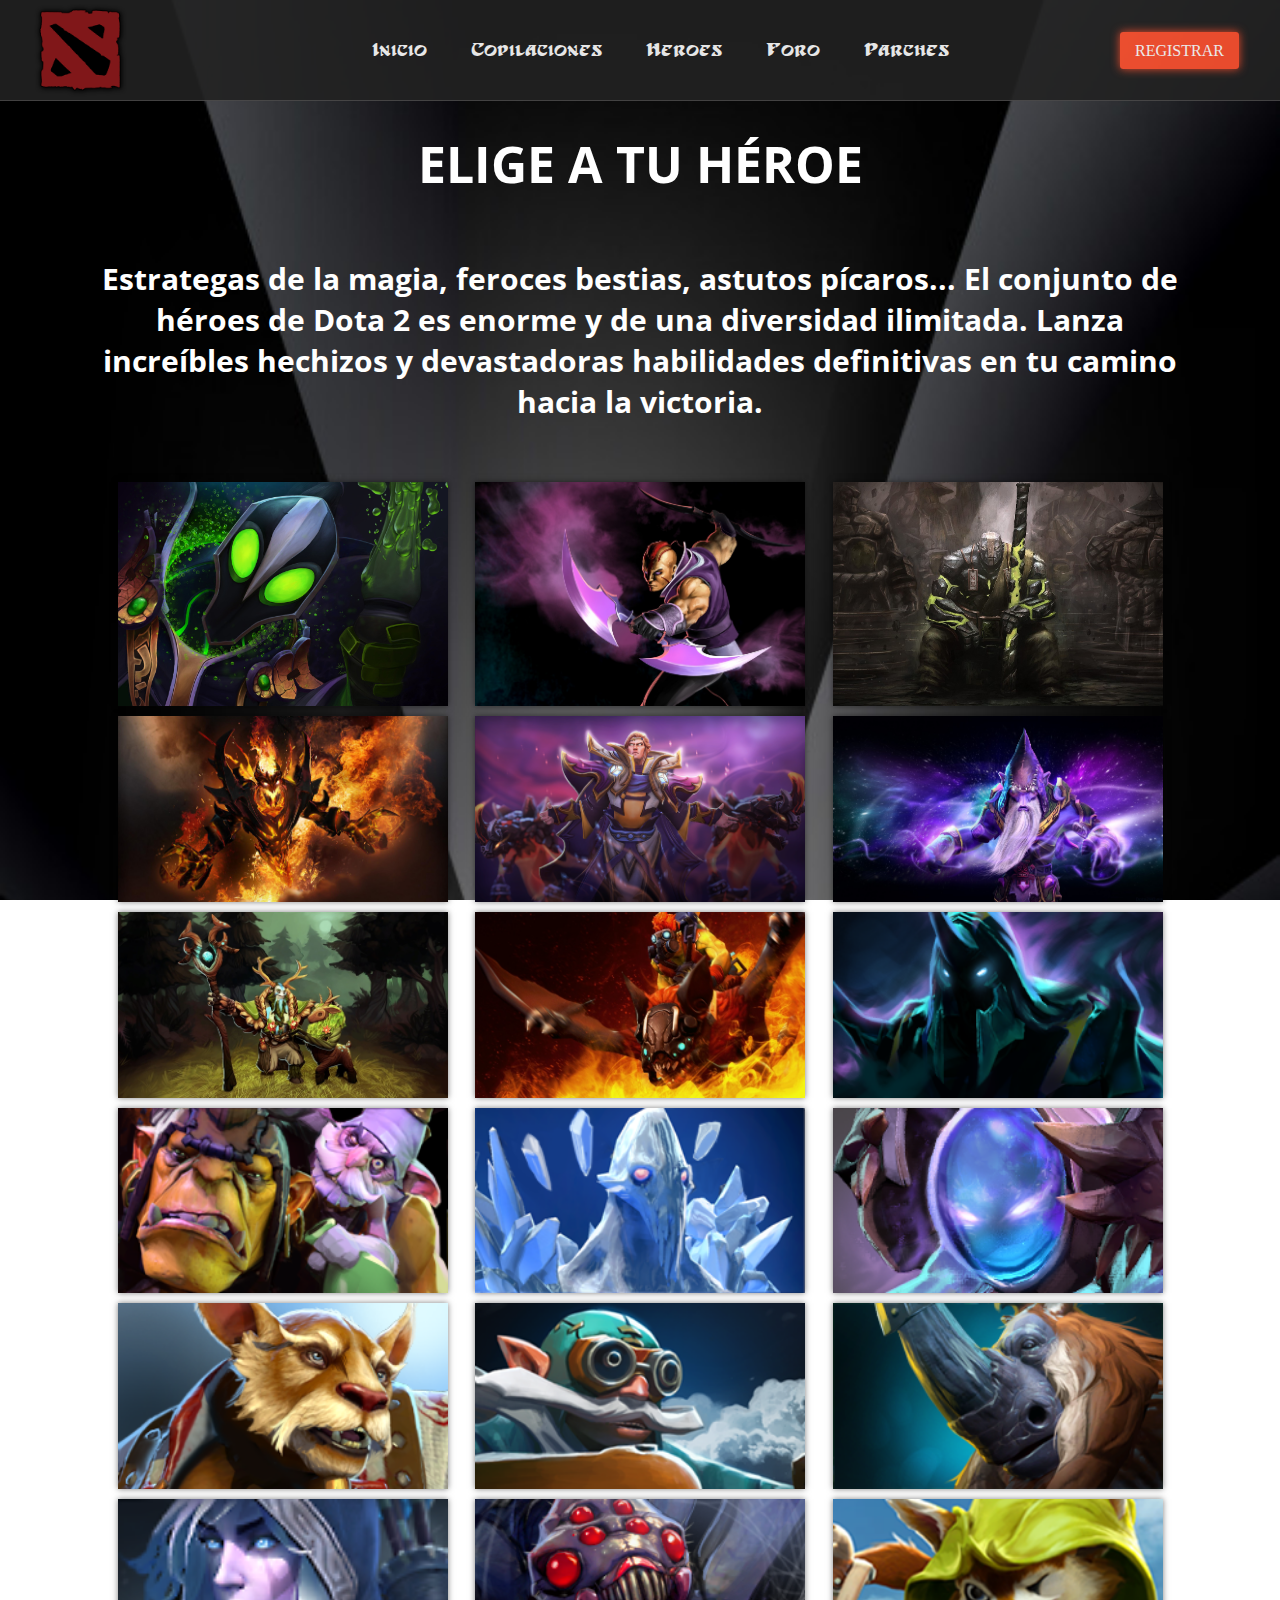
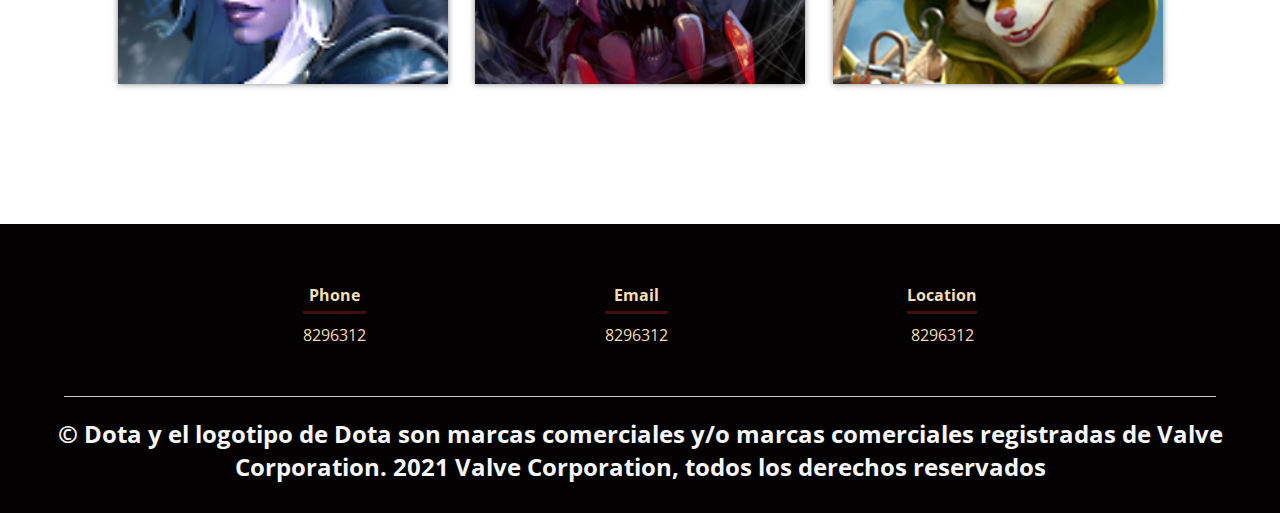
<file: heroes.html>
<!DOCTYPE html>
<html lang="es">

<head>
    <meta charset="UTF-8">
    <meta name="viewport" content="width=device-width, initial-scale=1.0">
    <meta http-equiv="X-UA-Compatible" content="ie=edge">
    <title>Dota 2-referencias para heroes</title>
    <link rel="shortcut icon" href="img/dota-2.png" type="image/x-icon">
    <link rel="stylesheet" href="css/estilos2.css">
    <link href="https://fonts.googleapis.com/css?family=Open+Sans:300,400,700,800&display=swap" rel="stylesheet"> 
</head>

<body>
    <header class="header">
        <div class="logo">
            <img src="/img/logo.png" />
        </div>
        <div class="nav">
            <ul>
                <li>
                    <a href="index.html">Inicio</a>
                    <a href="copilaciones.html">Copilaciones</a>
                    <a href="heroes.html">Heroes</a>
                    <a href="foro.html">Foro</a>
                    <a href="parches.html">Parches</a>
                </li>
            </ul>
        </div>
        <div class="btn-ticket">
            <a href="">Registrar</a>
        </div>
    </header>
    <main>
        <section class="portafolio">
            <div class="contenedor">
                <h1 class="titulo1">ELIGE A TU HÉROE</h1>
                <h2 class="titulo">Estrategas de la magia, feroces bestias, astutos pícaros... El conjunto de héroes de Dota 2 es enorme y de una diversidad ilimitada. Lanza increíbles hechizos y devastadoras habilidades definitivas en tu camino hacia la victoria.</h2>
                <div class="galeria-port">
                    <div class="imagen-port">
                        <img src="img/img1.jpg" alt="">
                        <div class="hover-galeria">
                            <img src="img/icono1.png" alt="">
                            <p>Rubick</p>
                        </div>
                    </div>
                    <div class="imagen-port">
                        <img src="img/img2.jpg" alt="">
                        <div class="hover-galeria">
                            <a title="Anti-Mage" href="anti-mage.html"><img src="img/icono1.png" alt="anti-mage"></a>
                            <p>Anti-Mage</p>
                        </div>
                    </div>
                    <div class="imagen-port">
                        <img src="img/img3.jpg" alt="">
                        <div class="hover-galeria">
                            <img src="img/icono1.png" alt="">
                            <p>Earth Spirit</p>
                        </div>
                    </div>
                    <div class="imagen-port">
                        <img src="img/img4.jpg" alt="">
                        <div class="hover-galeria">
                            <img src="img/icono1.png" alt="">
                            <p>Shadow Fiend
                            </p>
                        </div>
                    </div>
                    <div class="imagen-port">
                        <img src="img/img5.jpg" alt="">
                        <div class="hover-galeria">
                            <img src="img/icono1.png" alt="">
                            <p>Nuestro trabajo</p>
                        </div>
                    </div>
                    <div class="imagen-port">
                        <img src="img/img6.jpg" alt="">
                        <div class="hover-galeria">
                            <img src="img/icono1.png" alt="">
                            <p>Dark Seer</p>
                        </div>
                    </div>
                    <div class="imagen-port">
                        <img src="img/img7.jpg" alt="">
                        <div class="hover-galeria">
                            <img src="img/icono1.png" alt="">
                            <p>Nature’s Prophet</p>
                        </div>
                    </div>
                    <div class="imagen-port">
                        <img src="img/img8.jpg" alt="">
                        <div class="hover-galeria">
                            <img src="img/icono1.png" alt="">
                            <p>Batrider</p>
                        </div>
                    </div>
                    <div class="imagen-port">
                        <img src="img/2img2.png" alt="">
                        <div class="hover-galeria">
                            <img src="img/icono1.png" alt="">
                            <p>ABADDON</p>
                        </div>
                    </div>
                    <div class="imagen-port">
                        <img src="/img/2img3.png" alt="">
                        <div class="hover-galeria">
                            <img src="img/icono1.png" alt="">
                            <p>ALCHEMIST</p>
                        </div>
                    </div>
                    <div class="imagen-port">
                        <img src="img/2img4.png" alt="">
                        <div class="hover-galeria">
                            <img src="img/icono1.png" alt="">
                            <p>ANCIENT APPARITION</p>
                        </div>
                    </div>
                    <div class="imagen-port">
                        <img src="img/2img5.png" alt="">
                        <div class="hover-galeria">
                            <img src="img/icono1.png" alt="">
                            <p>ARC WARDEN</p>
                        </div>
                    </div>
                    <div class="imagen-port">
                        <img src="img/2img6.png" alt="">
                        <div class="hover-galeria">
                            <img src="img/icono1.png" alt="">
                            <p>BREWMASTERe</p>
                        </div>
                    </div>
                    <div class="imagen-port">
                        <img src="img/2img7.png" alt="">
                        <div class="hover-galeria">
                            <img src="img/icono1.png" alt="">
                            <p>GYROCOPTER</p>
                        </div>
                    </div>
                    <div class="imagen-port">
                        <img src="img/2img8.png" alt="">
                        <div class="hover-galeria">
                            <img src="img/icono1.png" alt="">
                            <p>MAGNUS</p>
                        </div>
                    </div>
                    <div class="imagen-port">
                        <img src="img/2img9.png" alt="">
                        <div class="hover-galeria">
                            <img src="img/icono1.png" alt="">
                            <p>DROW RANGER</p>
                        </div>
                    </div>
                    <div class="imagen-port">
                        <img src="img/2img10.png" alt="">
                        <div class="hover-galeria">
                            <img src="img/icono1.png" alt="">
                            <p>BROODMOTHER</p>
                        </div>
                    </div>
                    <div class="imagen-port">
                        <img src="img/2img11.png" alt="">
                        <div class="hover-galeria">
                            <img src="img/icono1.png" alt="">
                            <p>HOODWINK</p>
                        </div>
                    </div>
                </div>
            </div>
        </section>
    </main>
    <footer>
        <div class="contenedor-footer">
            <div class="content-foo">
                <h4>Phone</h4>
                <p>8296312</p>
            </div>
            <div class="content-foo">
                <h4>Email</h4>
                <p>8296312</p>
            </div>
            <div class="content-foo">
                <h4>Location</h4>
                <p>8296312</p>
            </div>
        </div>
        <h2 class="titulo-final">&copy; Dota y el logotipo de Dota son marcas comerciales y/o marcas comerciales registradas de Valve Corporation. 2021 Valve Corporation, todos los derechos reservados</h2>
    </footer>
</body>

</html>
</file>
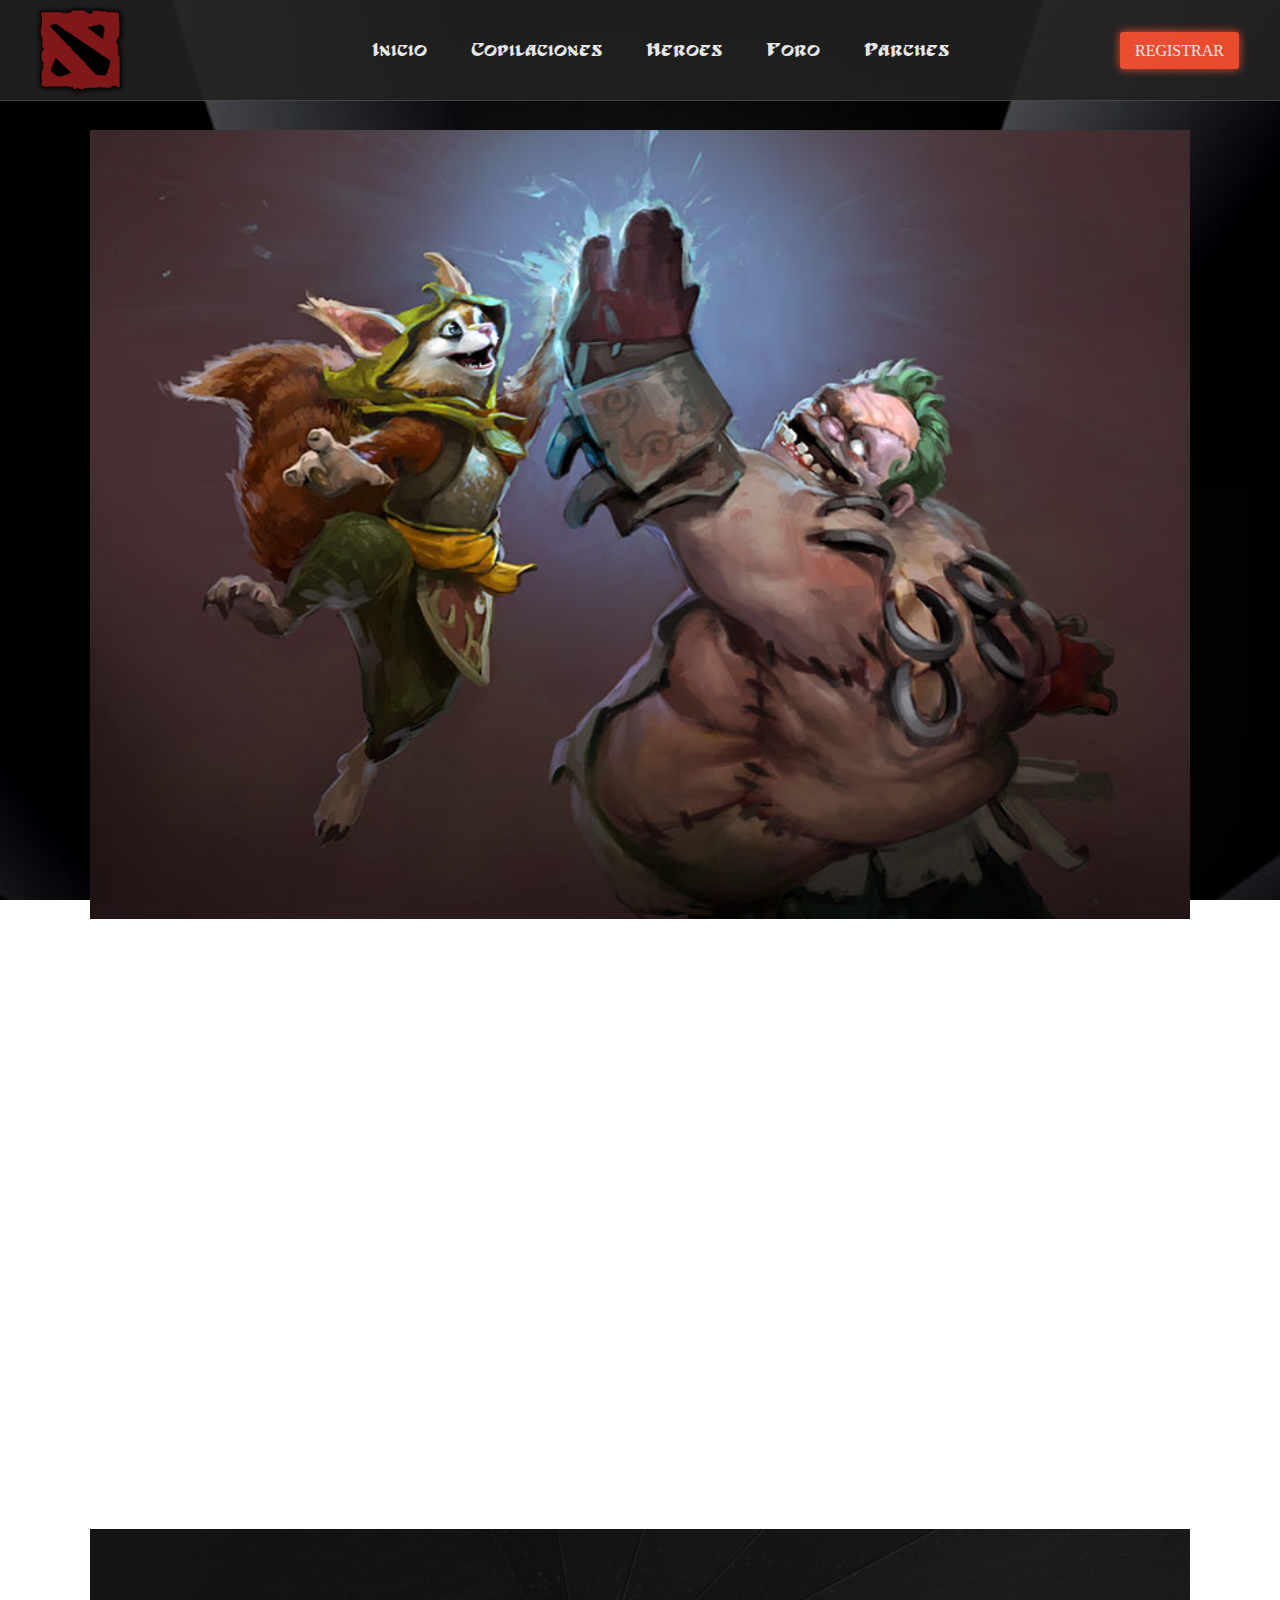
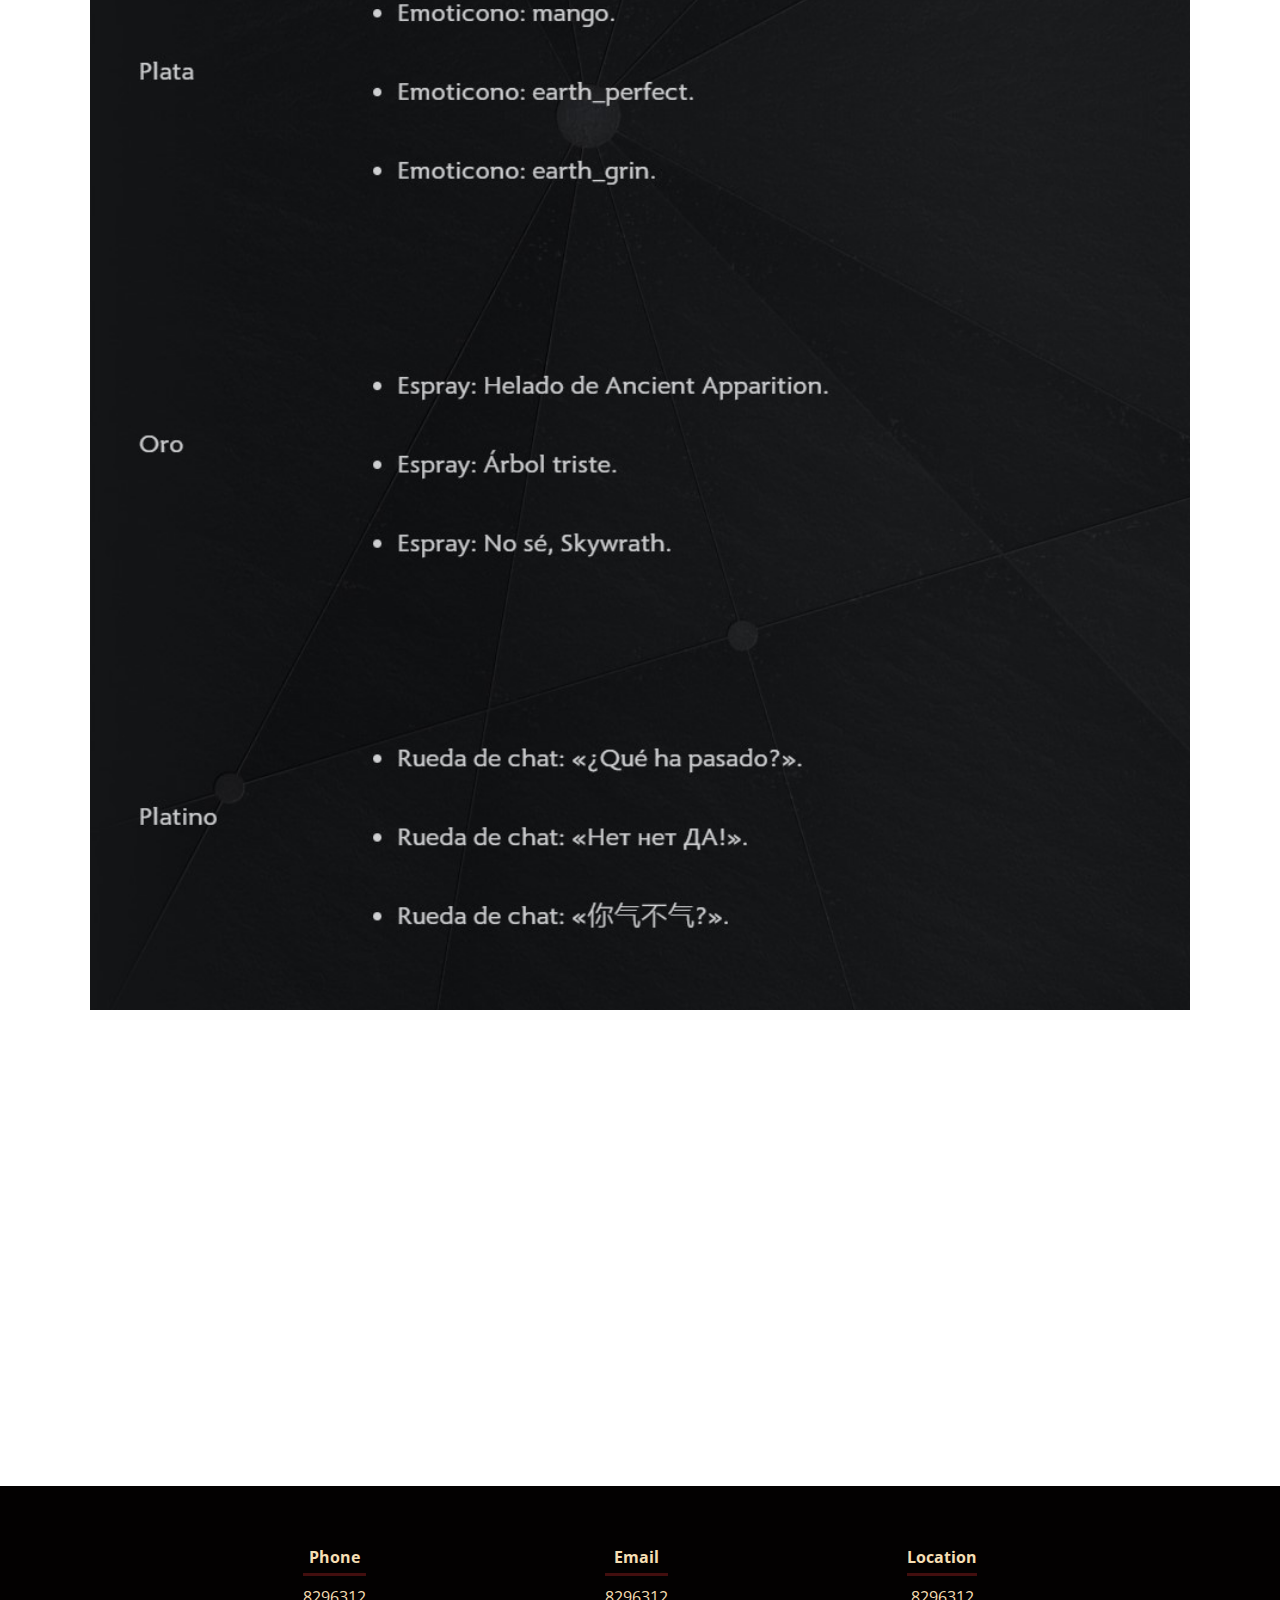
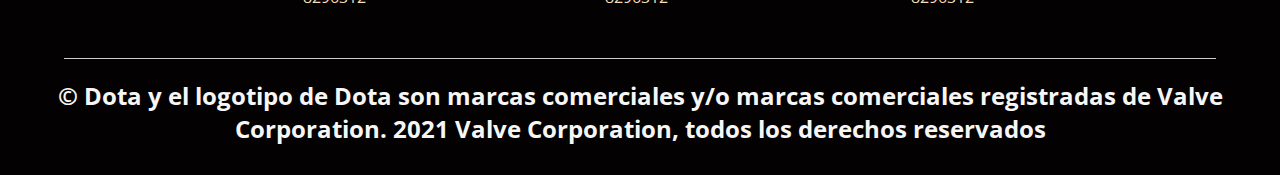
<file: noticia.html>
<!DOCTYPE html>
<html lang="es">

<head>
    <meta charset="UTF-8">
    <meta name="viewport" content="width=device-width, initial-scale=1.0">
    <meta http-equiv="X-UA-Compatible" content="ie=edge">
    <title>Dota 2-referencias para heroes</title>
    <link rel="shortcut icon" href="img/dota-2.png" type="image/x-icon">
    <link rel="stylesheet" href="css/estilos2.css">
    <link href="https://fonts.googleapis.com/css?family=Open+Sans:300,400,700,800&display=swap" rel="stylesheet"> 
</head>

<body>
    <header class="header">
        <div class="logo">
            <img src="/img/logo.png" />
        </div>
        <div class="nav">
            <ul>
                <li>
                    <a href="index.html">Inicio</a>
                    <a href="copilaciones.html">Copilaciones</a>
                    <a href="heroes.html">Heroes</a>
                    <a href="foro.html">Foro</a>
                    <a href="parches.html">Parches</a>
                </li>
            </ul>
        </div>
        <div class="btn-ticket">
            <a href="">Registrar</a>
        </div>
    </header>
    <main>
        <section class="portafolio">
            <div class="contenedor">
                <img src="/img/img11.jpg" class="noticia">
                <p>Mientras que las flores de primavera desaparecen ante la llegada del verano, el parche de hoy le da la bienvenida a una actualización estacional de Dota Plus que presenta el regreso de Choca esos cinco y estandartes de clan para todos, además de un nuevo tesoro estacional, más nuevas misiones y recompensas de clan.</p><br>
                <h2>Choca esos cinco y estandartes de clan</h2><br>
                <p>Han vuelto de nuevo y están disponibles para todos los jugadores. La habilidad de Choca esos cinco llegó para ayudar a todos a celebrar la alegría de Dota, ya sea con amigos o enemigos. No hay nada mejor que chocar los cinco para enfatizar la euforia de una buena jugada, o para inmortalizar una ridícula.<br>Todos los miembros de un clan podrán usar la habilidad de estandarte de clan, lo que les permitirá mostrar la categoría y el logo del clan en cualquier momento de la partida.</p><br>
                <h2>Tesoro estacional de Dota Plus</h2><br>
                <p>El tesoro estacional de verano de 2021 está aquí, disponible para su compra con fragmentos.  En exclusiva para los miembros de Dota Plus, este tesoro incluye sets completamente nuevos de Chaos Knight, Phantom Assassin, Outworld Destroyer, Wraith King, Sven, Treant Protector, Huskar, Brewmaster, Storm Spirit y Naga Siren.  También existe la posibilidad de desbloquear al mensajero Trod y Cheddar, que viene precargado con gemas prismáticas y cinéticas aleatorias.</p><br>
                <h2>Recompensas de clan y misiones estacionales actualizadas</h2><br>
                <p>La actualización de hoy también cuenta con un nuevo set de misiones de Dota Plus, que te ayudarán a conseguir fragmentos adicionales para obtener nuevas reliquias y el tesoro estacional. Es posible conseguir hasta un total de 115 200 fragmentos durante toda la temporada.<br> No hay que olvidar que, además del resto de cambios de hoy, las recompensas del clan para los clanes de nivel plata, oro y platino se han cambiado para el verano.</p><br>
                <img src="/img/img20.jpg" class="noticia">
                <h2>El WePlay AniMajor y el camino a The International</h2><br>
                <p>Solo queda un Major entre los mejores equipos del mundo y el enfrentamiento definitivo en The International. Estate atento del 2 al 13 de junio para ver toda la acción en Kiev; disponible para ver y seguir en el cliente de Dota.  Sé testigo del choque final hacia Estocolmo, que decidirá cuáles van a ser los 12 equipos invitados. Los 6 equipos restantes serán, como de costumbre, determinados por las clasificatorias regionales, donde cada región competirá por un puesto final. Las clasificatorias regionales tendrán lugar durante un período de tiempo más largo para permitir que los equipos que compiten en el Major respeten los procesos de cuarentena de sus respectivos países. Las fechas de cada clasificatoria son las siguientes:<br><br> EOR y SA: del 23 al 26 de junio.<br>NA y SEA: del 30 de junio al 3 de julio.<br>CN y EU: del 7 al 10 de julio.<br><br>Más información sobre cómo ver las clasificatorias estará disponible después de que finalice el WePlay AniMajor. El evento principal de The Internacional en sí regresa del 10 al 15 de agosto, en directo desde el Avicii Arena.</p>

            </div>
        </section>     
    </main>
    <footer>
        <div class="contenedor-footer">
            <div class="content-foo">
                <h4>Phone</h4>
                <p>8296312</p>
            </div>
            <div class="content-foo">
                <h4>Email</h4>
                <p>8296312</p>
            </div>
            <div class="content-foo">
                <h4>Location</h4>
                <p>8296312</p>
            </div>
        </div>
        <h2 class="titulo-final">&copy; Dota y el logotipo de Dota son marcas comerciales y/o marcas comerciales registradas de Valve Corporation. 2021 Valve Corporation, todos los derechos reservados</h2>
    </footer>
</body>

</html>
</file>
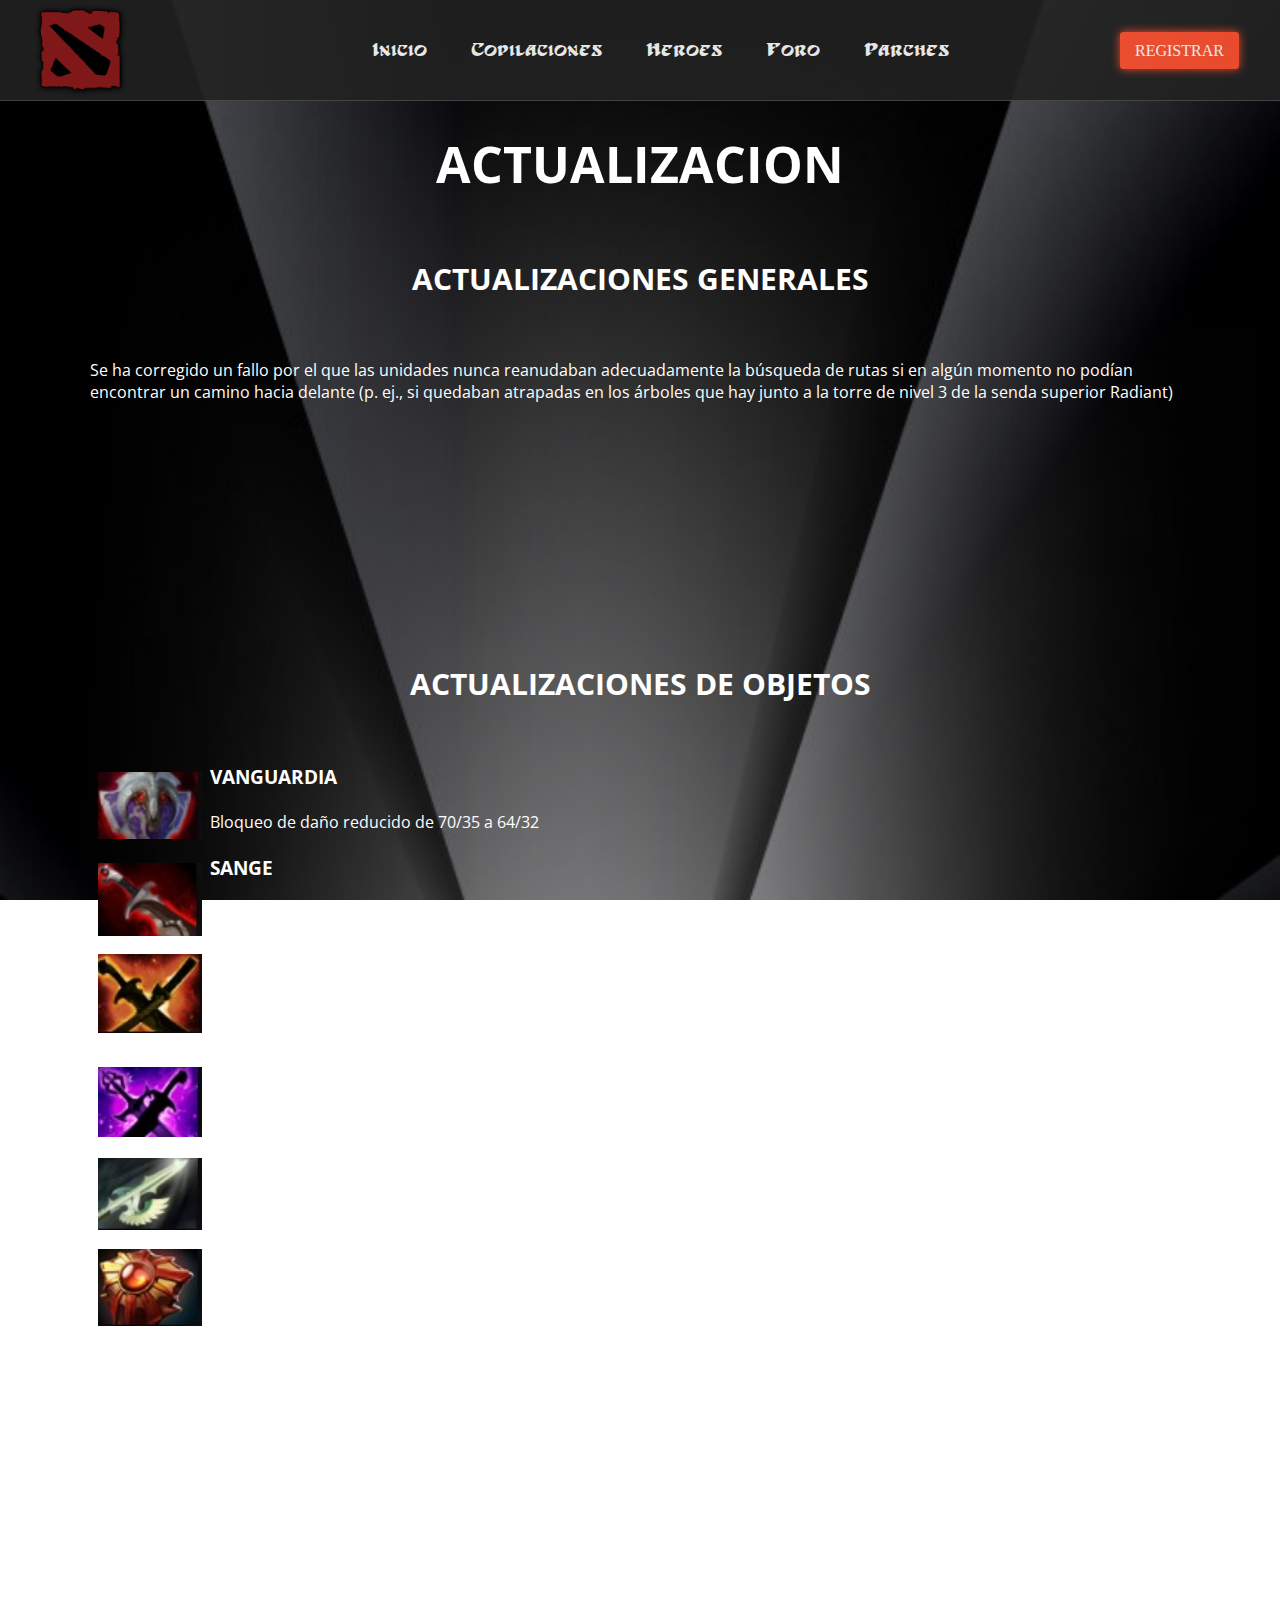
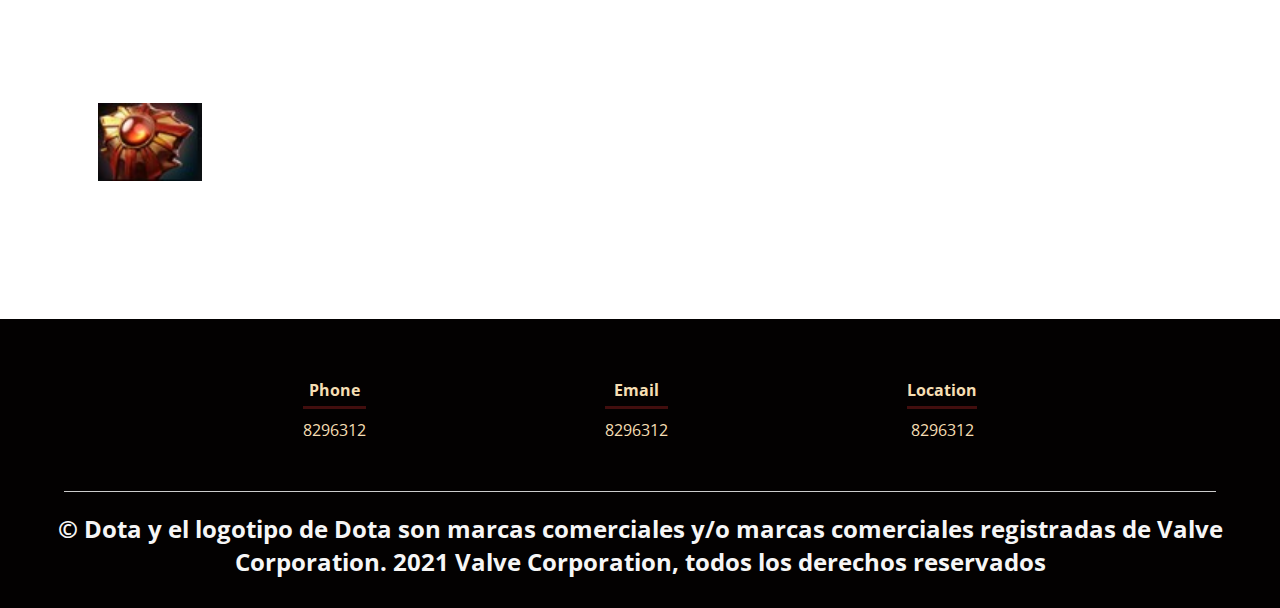
<file: parches.html>
<!DOCTYPE html>
<html lang="es">

<head>
    <meta charset="UTF-8">
    <meta name="viewport" content="width=device-width, initial-scale=1.0">
    <meta http-equiv="X-UA-Compatible" content="ie=edge">
    <title>Dota 2-referencias para heroes</title>
    <link rel="shortcut icon" href="img/dota-2.png" type="image/x-icon">
    <link rel="stylesheet" href="css/estilos2.css">
    <link href="https://fonts.googleapis.com/css?family=Open+Sans:300,400,700,800&display=swap" rel="stylesheet"> 
</head>

<body>
    <header class="header">
        <div class="logo">
            <img src="/img/logo.png" />
        </div>
        <div class="nav">
            <ul>
                <li>
                    <a href="index.html">Inicio</a>
                    <a href="copilaciones.html">Copilaciones</a>
                    <a href="heroes.html">Heroes</a>
                    <a href="foro.html">Foro</a>
                    <a href="parches.html">Parches</a>
                </li>
            </ul>
        </div>
        <div class="btn-ticket">
            <a href="">Registrar</a>
        </div>
    </header>
    <main>
        <section class="portafolio">
            <div class="contenedor">
                <h1 class="titulo1">ACTUALIZACION</h1>
                <h2 class="titulo">ACTUALIZACIONES GENERALES</h2>
                <p>Se ha corregido un fallo por el que las unidades nunca reanudaban adecuadamente la búsqueda de rutas si en algún momento no podían encontrar un camino hacia delante (p. ej., si quedaban atrapadas en los árboles que hay junto a la torre de nivel 3 de la senda superior Radiant)</p>
            </div>
            <div class="contenedor">
                <h2 class="titulo">ACTUALIZACIONES DE OBJETOS</h2>
                <img class="item" src="/img/item1.jpg">
                <h3>VANGUARDIA</h3><br>
                <p>Bloqueo de daño reducido de 70/35 a 64/32</p><br>
                <img class="item" src="/img/item2.jpg">
                <h3>SANGE</h3><br>
                <p>Amplificación de robo de vida y regeneración de vida reducida del 24 % al 20 %</p><br>
                <img class="item" src="/img/item3.jpg">
                <h3>SANGE Y YASHA</h3><br>
                <p>Amplificación de robo de vida y regeneración de vida reducida del 25 % al 22 %</p><br><br>
                <img class="item" src="/img/item4.jpg">
                <h3>KAYA Y SANGE</h3><br>
                <p>Amplificación de robo de vida y regeneración de vida reducida del 25 % al 22 %</p><br>
                <img class="item" src="/img/item5.jpg">
                <h3>ALABARDA CELESTIAL</h3><br>
                <p>Amplificación de robo de vida y regeneración de vida reducida del 24 % al 20 %</p><br>
                <img class="item" src="/img/item6.jpg">
                <h3>BLASÓN SOLAR</h3><br>
                <p>Aumento/reducción de la velocidad de ataque de Brillo reducido/a de 55 a 50</p><br>
            </div>
            <div class="contenedor">
                <h2 class="titulo">ACTUALIZACIONES DE HÉROES</h2>
                <img class="item" src="/img/item6.jpg">
                <h3>BLASÓN SOLAR</h3><br>
                <p>Aumento/reducción de la velocidad de ataque de Brillo reducido/a de 55 a 50</p><br>
            </div>
        </section>     
    </main>
    <footer>
        <div class="contenedor-footer">
            <div class="content-foo">
                <h4>Phone</h4>
                <p>8296312</p>
            </div>
            <div class="content-foo">
                <h4>Email</h4>
                <p>8296312</p>
            </div>
            <div class="content-foo">
                <h4>Location</h4>
                <p>8296312</p>
            </div>
        </div>
        <h2 class="titulo-final">&copy; Dota y el logotipo de Dota son marcas comerciales y/o marcas comerciales registradas de Valve Corporation. 2021 Valve Corporation, todos los derechos reservados</h2>
    </footer>
</body>

</html>
</file>
<file: css/estilos.css>
@font-face {
    font-family: 'hoffman';
    src: url(../font/hoffmann.TTF);
}

* {
    margin: 0;
    padding: 0;
    box-sizing: border-box;
}

body {
    font-family: 'open sans';
    background: url(/img/fondo3.jpg);
    color: wheat;
}

.contenedor {
    padding: 60px 0;
    width: 90%;
    max-width: 1000px;
    margin: auto;
    overflow: hidden;
}

.titulo {
    color: wheat;
    font-size: 30px;
    text-align: center;
    margin-bottom: 10px;
}
.subtitulo{
    color: wheat;
    font-size: 20px;
    text-align: center;
    margin-bottom: 60px;
}

/* Header */
header.header {
    position: absolute;
    width: 100%;
    opacity: 0.9;
    background: #222;
    display: grid;
    justify-content: center;
    align-items: center;
    grid-template-columns: repeat(8, 1fr);
    border-bottom: 1px solid #4a4949;
    z-index: 1;
}

header.header .logo {
    grid-column: 1/2;
    display: flex;
    justify-content: center;
    align-items: flex-end;
}

header.header .logo img {
    width: 100px;
}

header.header .nav {
    display: flex;
    justify-content: center;
    grid-column: 2/8;
}

header.header .nav ul {
    list-style: none;
}

header.header .nav ul li a {
    color: #fff;
    text-decoration: none;
    font-family: 'hoffman';
    font-size: 20px;
    margin-left: 40px;
}

div.btn-ticket {
    grid-column: 8/9;
}

div.btn-ticket a {
    padding: 10px 10px;
    color: #fff;
    text-decoration: none;
    border-radius: 3px;
    border: none;
    font-size: 20px;
    font-family: 'Montserrat';
    font-weight: 300;
    text-transform: uppercase;
    overflow: hidden;
    transition: .3s;
    background: #FF512F;
    box-shadow: 0 0 10px #FF512F,0 0 0px #FF512F, 0 0 0px #FF512F;
}

div.btn-ticket a:hover {
    background: #FF512F;
    box-shadow: 0 0 10px #FF512F,0 0 40px #FF512F, 0 0 80px #FF512F;
    transition-delay: .2s;
}

div.main {
    width: 100%;
    height: 100vh;
    margin: 0 auto;
    position: relative;
}

div.banner {
    background-image: url(/img/arcaneqop.png);
    background-size: cover;
    background-position-x: center;
    background-repeat: no-repeat;
    width: auto;
    height: auto;
    display: flex;
    justify-content: center;
}

div.fade-banner {
    width: 100%;
    height: 50vw;
    max-height: 100%;
    position: absolute;
    bottom: 0;
}

div.fade-shadow {
    position: absolute;
    width: 100%;
    height: 100%;
    background: rgba(0, 0, 0, 0) linear-gradient(rgba(0, 0, 0, 0) 50%, rgba(0, 0, 0, 0.733) 80%, rgb(0, 0, 0) 100%) repeat scroll 0% 0%;
}

header.header .nav ul li a:hover {
    color: #FF512F;
    transition: .3s;
}

div.container {
    margin-top: 550px !important;
    max-width: 1440px;
    position: relative;
    z-index: 1024;
    margin: 0 auto;
    display: grid;
    grid-template-columns: repeat(2,1fr);
}

div.info-dota {
    grid-column: 1/2;
    display: flex;
    justify-content: start;
}

div.details {
    position: relative;
    z-index: 10;
    font-family: 'Montserrat';
    font-weight: 300;
    text-transform: uppercase;
}

div.details p {
    color: #fff;
    font-size: 40px;
}

div.details h1 {
    color: #fff;
    font-size: 140px;
}

div.link-arcane {
    margin-top: 30px;
}

div.link-arcane a {
    padding: 10px 30px;
    text-decoration: none;
    color: #fff;
    border: 1px solid #FF512F;
    transition: .1s;
}

div.link-arcane a:hover {
    background: #FF512F;
    box-shadow: 0 0 10px #FF512F,0 0 40px #FF512F, 0 0 80px #FF512F;
    transition-delay: 0.1s;
}

div.info-arcane {
    grid-column: 2/3;
    font-family: 'Montserrat';
    text-align: center;
}

div.info-arcane h2 {
    text-transform: uppercase;
    color: #EAD4A9;
    text-shadow: 2px 3px 4px rgb(114, 114, 114);
    font-size: 40px;
    margin-bottom: 40px;
}

div.info-arcane p {
    color: #fff;
    font-weight: 300;
}

/* About us */

main .registro{
    padding: 30px 0 60px 0;
}
.contenedor-registro{
    display: flex;
    justify-content: space-evenly;
}

.imagen-about-us{
    width: 48%;
}

.registro .contenido-textos{
    width: 48%;
}

.contenido-textos h3{
    margin-bottom: 15px;
}

.contenido-textos h3 span{
    background:  rgba(192, 63, 91, 0.7);
    color: #fff;
    border-radius: 50%;
    display: inline-block;
    text-align: center;
    width: 30px;
    height: 30px;
    padding: 2px;
    box-shadow: 0 0 6px 0 rgba(0, 0, 0, .5);
    margin-right: 5px;
}

.contenido-textos p{
    padding: 0px 0px 30px 15px;
    font-weight: 300;
    text-align: justify;
}
.divisor{
    width: 100%;
}

/* Galeria */


.portafolio{
    background: #000000;
}

.galeria-port{
    display: flex;
    justify-content: space-evenly;
    flex-wrap: wrap;
}

.imagen-port{
    width: 30%;
    margin-bottom: 10px;
    overflow: hidden;
    position: relative;
    cursor: pointer;
    box-shadow: 0 0 6px 0 rgba(0, 0, 0, .5);
}

.imagen-port > img{
    width: 100%;
    height: 100%;
    object-fit: cover;
    display: block;
}

.hover-galeria{
    position: absolute;
    width: 100%;
    height: 100%;
    top: 0;
    transform: scale(0);
    background: rgba(192, 63, 91, 0.7);
    transition: transform .5s;
    display: flex;
    justify-content: center;
    align-items: center;
    flex-direction: column;
}

.hover-galeria img{
    width: 50px;
}

.hover-galeria p{
    color: #fff;
}

.imagen-port:hover .hover-galeria{
    transform: scale(1);
}

/* Clients */

.cards{
    display: flex;
    justify-content: space-evenly;
}

.cards .card{
    background: rgba(192, 63, 91, 0.7);
    display: flex;
    width: 46%;
    height: 200px;
    align-items: center;
    justify-content: space-evenly;
    border-radius: 5px;
    box-shadow: 0 0 6px 0 rgba(0, 0, 0, 0.6);
}

.cards .card img{
    width: 100px;
    height: 100px;
    object-fit: cover;
    border: 3px solid #fff;
    border-radius: 50%;
    display: block;
}

.cards .card > .contenido-texto-card{
    width: 60%;
    color: #fff;
}

.cards .card > .contenido-texto-card p{
    font-weight: 300;
    padding-top: 5px;
}

/*  Our team */

.about-services{
    background:black;
    padding-bottom: 30px;
    color: wheat;
}


.servicio-cont{
    display:flex;
    justify-content: space-between;
    align-items: center;
}

.servicio-ind{
    width: 28%;
    text-align: center;
}

.servicio-ind img{
    width: 90%;
}

.servicio-ind h3{
    margin: 10px 0;
}

.servicio-ind p{
    font-weight: 300;
    text-align: justify;
}

/* footer */

footer{
    background: #030101;
    padding: 60px 0 30px 0;
    margin: auto;
    overflow: hidden;
}

.contenedor-footer{
    display: flex;
    width: 90%;
    justify-content: space-evenly;
    margin: auto;
    padding-bottom: 50px;
    border-bottom: 1px solid #ccc;
}

.content-foo{
    text-align: center;
}

.content-foo h4{
    color: wheat;
    border-bottom: 3px solid #420e0e;
    padding-bottom: 5px;
    margin-bottom: 10px;
}

.content-foo p{
    color: wheat;
}

.titulo-final{
    text-align: center;
    font-size: 24px;
    margin: 20px 0 0 0;
    color: #f6f6f6;
}

@media screen and (max-width:900px){
    header{
        background-position: center;
    }
    header.header .nav ul li a {
        font-size: 13px;
        margin-left: 10px;
    }
    div.btn-ticket a {
      font-size: 10px;
    }
    div.container {
        margin-top: 150px !important;
    }
    .contenedor-registro{
        flex-direction: column;
        justify-content: center;
        align-items: center;
    }
    div.details {
        text-align: center;
    }
    .info-arcane{
        visibility: hidden;
    }
    .btn-ticket{
        visibility: hidden;
    }
    .banner{
        width: 110%;
    }
    .registro .contenido-textos{
        width: 90%;
    }

    .imagen-about-us{
        width: 90%;
    }

    /* Galeria */

    .imagen-port{
        width: 44%;
    }

    /* Clientes */

    .cards{
        flex-direction: column;
        justify-content: center;
        align-items: center;
    }

    .cards .card{
        width: 90%;
    }

    .cards .card:first-child{
        margin-bottom: 30px;
    }
    /*probar*/
    #menuToggle
{
  display: block;
  position: relative;
  top: 50px;
  left: 50px;
  
  z-index: 1;
  
  -webkit-user-select: none;
  user-select: none;
}

#menuToggle a
{
  text-decoration: none;
  color: #232323;
  
  transition: color 0.3s ease;
}

#menuToggle a:hover
{
  color: tomato;
}


#menuToggle input
{
  display: block;
  width: 40px;
  height: 32px;
  position: absolute;
  top: -7px;
  left: -5px;
  
  cursor: pointer;
  
  opacity: 0; /* hide this */
  z-index: 2; /* and place it over the hamburger */
  
  -webkit-touch-callout: none;
}

#menuToggle span
{
  display: block;
  width: 33px;
  height: 4px;
  margin-bottom: 5px;
  position: relative;
  
  background: #cdcdcd;
  border-radius: 3px;
  
  z-index: 1;
  
  transform-origin: 4px 0px;
  
  transition: transform 0.5s cubic-bezier(0.77,0.2,0.05,1.0),
              background 0.5s cubic-bezier(0.77,0.2,0.05,1.0),
              opacity 0.55s ease;
}

#menuToggle span:first-child
{
  transform-origin: 0% 0%;
}

#menuToggle span:nth-last-child(2)
{
  transform-origin: 0% 100%;
}

#menuToggle input:checked ~ span
{
  opacity: 1;
  transform: rotate(45deg) translate(-2px, -1px);
  background: #232323;
}

#menuToggle input:checked ~ span:nth-last-child(3)
{
  opacity: 0;
  transform: rotate(0deg) scale(0.2, 0.2);
}

#menuToggle input:checked ~ span:nth-last-child(2)
{
  transform: rotate(-45deg) translate(0, -1px);
}

#menu
{
  position: absolute;
  width: 300px;
  margin: -100px 0 0 -50px;
  padding: 50px;
  padding-top: 125px;
  
  background: #ededed;
  list-style-type: none;
  -webkit-font-smoothing: antialiased;
 
  transform-origin: 0% 0%;
  transform: translate(-100%, 0);
  
  transition: transform 0.5s cubic-bezier(0.77,0.2,0.05,1.0);
}

#menu li
{
  padding: 10px 0;
  font-size: 22px;
}

#menuToggle input:checked ~ ul
{
  transform: none;
}
    /* servicios */

    .servicio-cont{
        justify-content: center;
        flex-direction: column;
    }

    .servicio-ind{
        width: 100%;
        text-align: center;
    }

    .servicio-ind:nth-child(1), .servicio-ind:nth-child(2){
        margin-bottom: 60px;
    }

    .servicio-ind img{
        width: 90%;
    }
}

@media screen and (max-width:500px){
    nav{
        text-align: center;
        padding: 30px 0 0 0;
    }

    nav > a{
        font-size: 20px;
        margin-right: 5px;
    }

    .nav {
        visibility: hidden;
    }
    .textos-header h1{
        font-size: 35px;
    }

    .textos-header h2{
        font-size: 20px;
    }

    
    /* ABOUT US */

    .imagen-about-us{
        margin-bottom: 60px;
        width: 99%;
    }

    .registro .contenido-textos{
        width: 95%;
    }

    /* Galeria */

    .imagen-port{
        width: 95%;
    }

    /* Clients */

    .cards .card{
        height: 450px;
        display: flex;
        flex-direction: column;
        align-items: center;
    }

    .cards .card img{
        width: 90px;
        height: 90px;
    }

    /* Footer */

    .contenedor-footer{
        flex-direction: column;
        border: none;
    }

    .content-foo{
        margin-bottom: 20px;
        text-align: center;
    }

    .content-foo h4{
        border: none;
    }

    .content-foo p{
        color: #ccc;
        border-bottom: 1px solid #f2f2f2;
        padding-bottom: 20px;
    }

    .titulo-final{
        font-size: 20px;
    }
}
</file>
<file: css/estilo3.css>
* {
    margin: 0;
    padding: 0;
    box-sizing: border-box;
}

body {
    font-family: 'open sans';
    width: 100%;
    background: url(/img/fondo2.jpg);
    background-size: cover;
    background-attachment: fixed;
    position: relative;
    color: white;
}
main {
    font-family: 'open sans';
    width: 100%;
    background: url(/img/img15.jpg);
    background-size: cover;
    background-attachment: fixed;
    position: relative;
    color: white;
}
.noticia {
    width: 100%;
    height: 100%;
}
.contenedor {
    padding: 60px 0;
    width: 90%;
    max-width: 1000px;
    margin: auto;
    overflow: hidden;
}

.titulo {
    color: white;
    font-size: 30px;
    text-align: center;
    margin-bottom: 60px;
}

.item {
    width: 120px;
	float: left;
	padding: 8px;
}
/* Header */

header {
    width: 100%;
    height: 170px;
    background-size: cover;
    background-attachment: fixed;
    position: relative;
}

nav{
    text-align: center;
}

nav > a{
    color:rgb(248, 248, 248);
    font-size: 40px;
    font-weight: 300;
    text-decoration: none;
    margin-right: 10px;
}

nav > a:hover{
    text-decoration: underline;
}

header .textos-header{
    display: flex;
    height: 100px;
    width: 100%;
    align-items: center;
    justify-content: center;
    flex-direction: column;
    text-align: center;
}

.textos-header h1{
    font-size: 60px;
    color:white;
}

.logo {
	width: 70px;
	float: left;
	padding: 8px;
}
/* Galeria */

.galeria-port{
    display: flex;
    justify-content: space-evenly;
    flex-wrap: wrap;
}

.imagen-port{
    width: 30%;
    margin-bottom: 10px;
    overflow: hidden;
    position: relative;
    cursor: pointer;
    box-shadow: 0 0 6px 0 rgba(0, 0, 0, .5);
}

.imagen-port > img{
    width: 100%;
    height: 100%;
    object-fit: cover;
    display: block;
}

.hover-galeria{
    position: absolute;
    width: 100%;
    height: 100%;
    top: 0;
    transform: scale(0);
    background: rgba(192, 63, 91, 0.7);
    transition: transform .5s;
    display: flex;
    justify-content: center;
    align-items: center;
    flex-direction: column;
}

.hover-galeria img{
    width: 50px;
}

.hover-galeria p{
    color: #fff;
}

.imagen-port:hover .hover-galeria{
    transform: scale(1);
}

/* footer */

footer{
    background: #030101;
    padding: 60px 0 30px 0;
    margin: auto;
    overflow: hidden;
}

.contenedor-footer{
    display: flex;
    width: 90%;
    justify-content: space-evenly;
    margin: auto;
    padding-bottom: 50px;
    border-bottom: 1px solid #ccc;
}

.content-foo{
    text-align: center;
}

.content-foo h4{
    color: wheat;
    border-bottom: 3px solid #420e0e;
    padding-bottom: 5px;
    margin-bottom: 10px;
}

.content-foo p{
    color: wheat;
}

.titulo-final{
    text-align: center;
    font-size: 24px;
    margin: 20px 0 0 0;
    color: #f6f6f6;
}

@media screen and (max-width:900px){
    header{
        background-position: center;
    }
    nav > a{
        font-size: 30px;
        margin-right: 15px;
    }
    .contenedor-registro{
        flex-direction: column;
        justify-content: center;
        align-items: center;
    }

    .imagen-about-us{
        width: 90%;
    }

    /* Galeria */

    .imagen-port{
        width: 44%;
    }
}

@media screen and (max-width:500px){
    nav{
        text-align: center;
        padding: 30px 0 0 0;
    }

    nav > a{
        font-size: 20px;
        margin-right: 5px;
    }

    .textos-header h1{
        font-size: 35px;
    }

    .textos-header h2{
        font-size: 20px;
    }
    /* Galeria */

    .imagen-port{
        width: 95%;
    }

    /* Footer */

    .contenedor-footer{
        flex-direction: column;
        border: none;
    }

    .content-foo{
        margin-bottom: 20px;
        text-align: center;
    }

    .content-foo h4{
        border: none;
    }

    .content-foo p{
        color: #ccc;
        border-bottom: 1px solid #f2f2f2;
        padding-bottom: 20px;
    }

    .titulo-final{
        font-size: 20px;
    }
}
</file>
<file: css/estilos2.css>
@font-face {
    font-family: 'hoffman';
    src: url(../font/hoffmann.TTF);
}

* {
    margin: 0;
    padding: 0;
    box-sizing: border-box;
}

body {
    font-family: 'open sans';
    width: 100%;
    background: url(/img/fondo2.jpg);
    background-size: cover;
    background-attachment: fixed;
    position: relative;
    color: white;
}

.noticia {
    width: 100%;
    height: 100%;
}
.contenedor {
    padding: 130px 0;
    width: 90%;
    max-width: 1100px;
    margin: auto;
    overflow: hidden;
}
.titulo1 {
    color: white;
    font-size: 50px;
    text-align: center;
    margin-bottom: 60px;
}

.titulo {
    color: white;
    font-size: 30px;
    text-align: center;
    margin-bottom: 60px;
}

.item {
    width: 120px;
	float: left;
	padding: 8px;
}
/* Header */

header.header {
    position: absolute;
    width: 100%;
    opacity: 0.9;
    background: #222;
    display: grid;
    justify-content: center;
    align-items: center;
    grid-template-columns: repeat(8, 1fr);
    border-bottom: 1px solid #4a4949;
    z-index: 1;
}

header.header .logo {
    grid-column: 1/2;
    display: flex;
    justify-content: center;
    align-items: flex-end;
}

header.header .logo img {
    width: 100px;
}

header.header .nav {
    display: flex;
    justify-content: center;
    grid-column: 2/8;
}

header.header .nav ul {
    list-style: none;
}

header.header .nav ul li a {
    color: #fff;
    text-decoration: none;
    font-family: 'hoffman';
    font-size: 20px;
    margin-left: 40px;
}

div.btn-ticket {
    grid-column: 8/9;
}

div.btn-ticket a {
    padding: 10px 15px;
    color: #fff;
    text-decoration: none;
    border-radius: 3px;
    border: none;
    font-family: 'Montserrat';
    font-weight: 300;
    text-transform: uppercase;
    overflow: hidden;
    transition: .3s;
    background: #FF512F;
    box-shadow: 0 0 10px #FF512F,0 0 0px #FF512F, 0 0 0px #FF512F;
}

div.btn-ticket a:hover {
    background: #FF512F;
    box-shadow: 0 0 10px #FF512F,0 0 40px #FF512F, 0 0 80px #FF512F;
    transition-delay: .2s;
}
/* Galeria */

.galeria-port{
    display: flex;
    justify-content: space-evenly;
    flex-wrap: wrap;
}

.imagen-port{
    width: 30%;
    margin-bottom: 10px;
    overflow: hidden;
    position: relative;
    cursor: pointer;
    box-shadow: 0 0 6px 0 rgba(0, 0, 0, .5);
}

.imagen-port > img{
    width: 100%;
    height: 100%;
    object-fit: cover;
    display: block;
}

.hover-galeria{
    position: absolute;
    width: 100%;
    height: 100%;
    top: 0;
    transform: scale(0);
    background: rgba(192, 63, 91, 0.7);
    transition: transform .5s;
    display: flex;
    justify-content: center;
    align-items: center;
    flex-direction: column;
}

.hover-galeria img{
    width: 50px;
}

.hover-galeria p{
    color: #fff;
}

.imagen-port:hover .hover-galeria{
    transform: scale(1);
}

/* footer */

footer{
    background: #030101;
    padding: 60px 0 30px 0;
    margin: auto;
    overflow: hidden;
}

.contenedor-footer{
    display: flex;
    width: 90%;
    justify-content: space-evenly;
    margin: auto;
    padding-bottom: 50px;
    border-bottom: 1px solid #ccc;
}

.content-foo{
    text-align: center;
}

.content-foo h4{
    color: wheat;
    border-bottom: 3px solid #420e0e;
    padding-bottom: 5px;
    margin-bottom: 10px;
}

.content-foo p{
    color: wheat;
}

.titulo-final{
    text-align: center;
    font-size: 24px;
    margin: 20px 0 0 0;
    color: #f6f6f6;
}

@media screen and (max-width:900px){
    header{
        background-position: center;
    }
    nav > a{
        font-size: 30px;
        margin-right: 15px;
    }
    .contenedor-registro{
        flex-direction: column;
        justify-content: center;
        align-items: center;
    }

    .imagen-about-us{
        width: 90%;
    }

    /* Galeria */

    .imagen-port{
        width: 44%;
    }
}

@media screen and (max-width:500px){
    nav{
        text-align: center;
        padding: 30px 0 0 0;
    }

    nav > a{
        font-size: 20px;
        margin-right: 5px;
    }

    .textos-header h1{
        font-size: 35px;
    }

    .textos-header h2{
        font-size: 20px;
    }
    /* Galeria */

    .imagen-port{
        width: 95%;
    }

    /* Footer */

    .contenedor-footer{
        flex-direction: column;
        border: none;
    }

    .content-foo{
        margin-bottom: 20px;
        text-align: center;
    }

    .content-foo h4{
        border: none;
    }

    .content-foo p{
        color: #ccc;
        border-bottom: 1px solid #f2f2f2;
        padding-bottom: 20px;
    }

    .titulo-final{
        font-size: 20px;
    }
}
</file>
